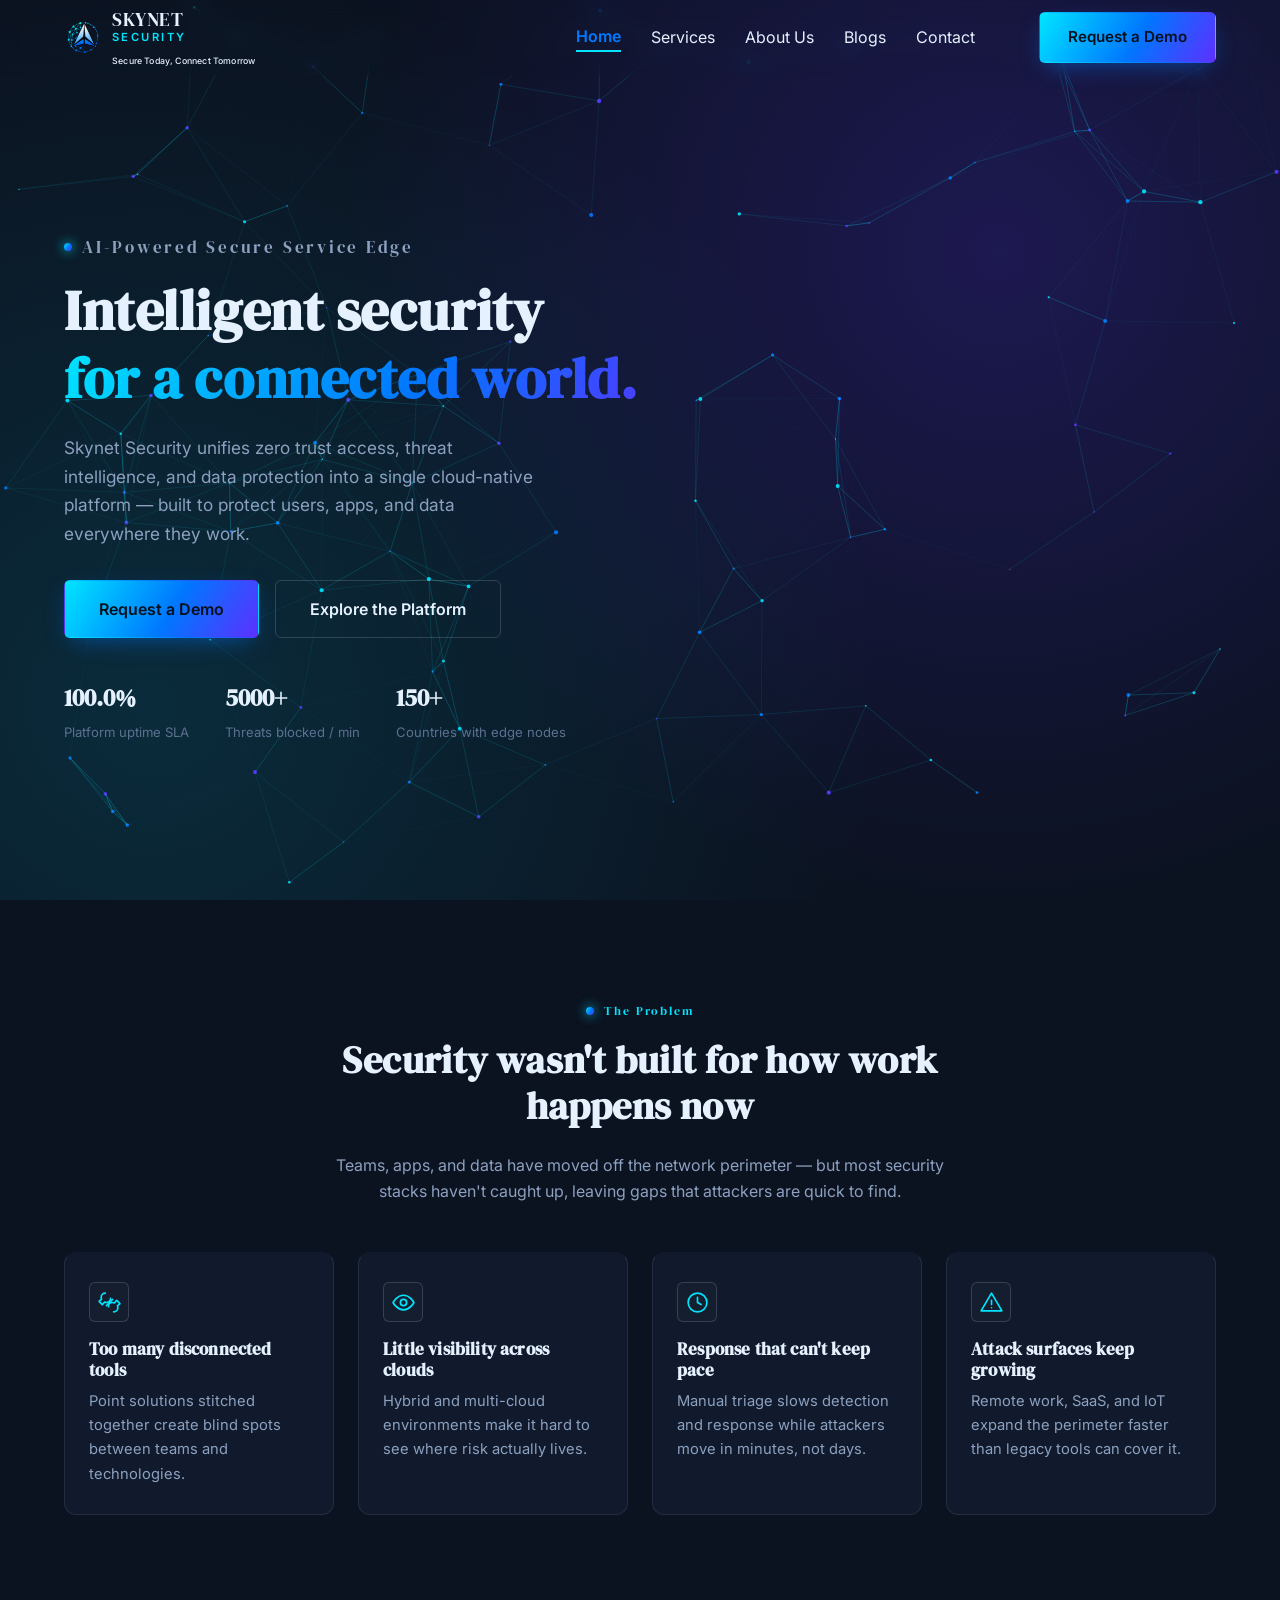
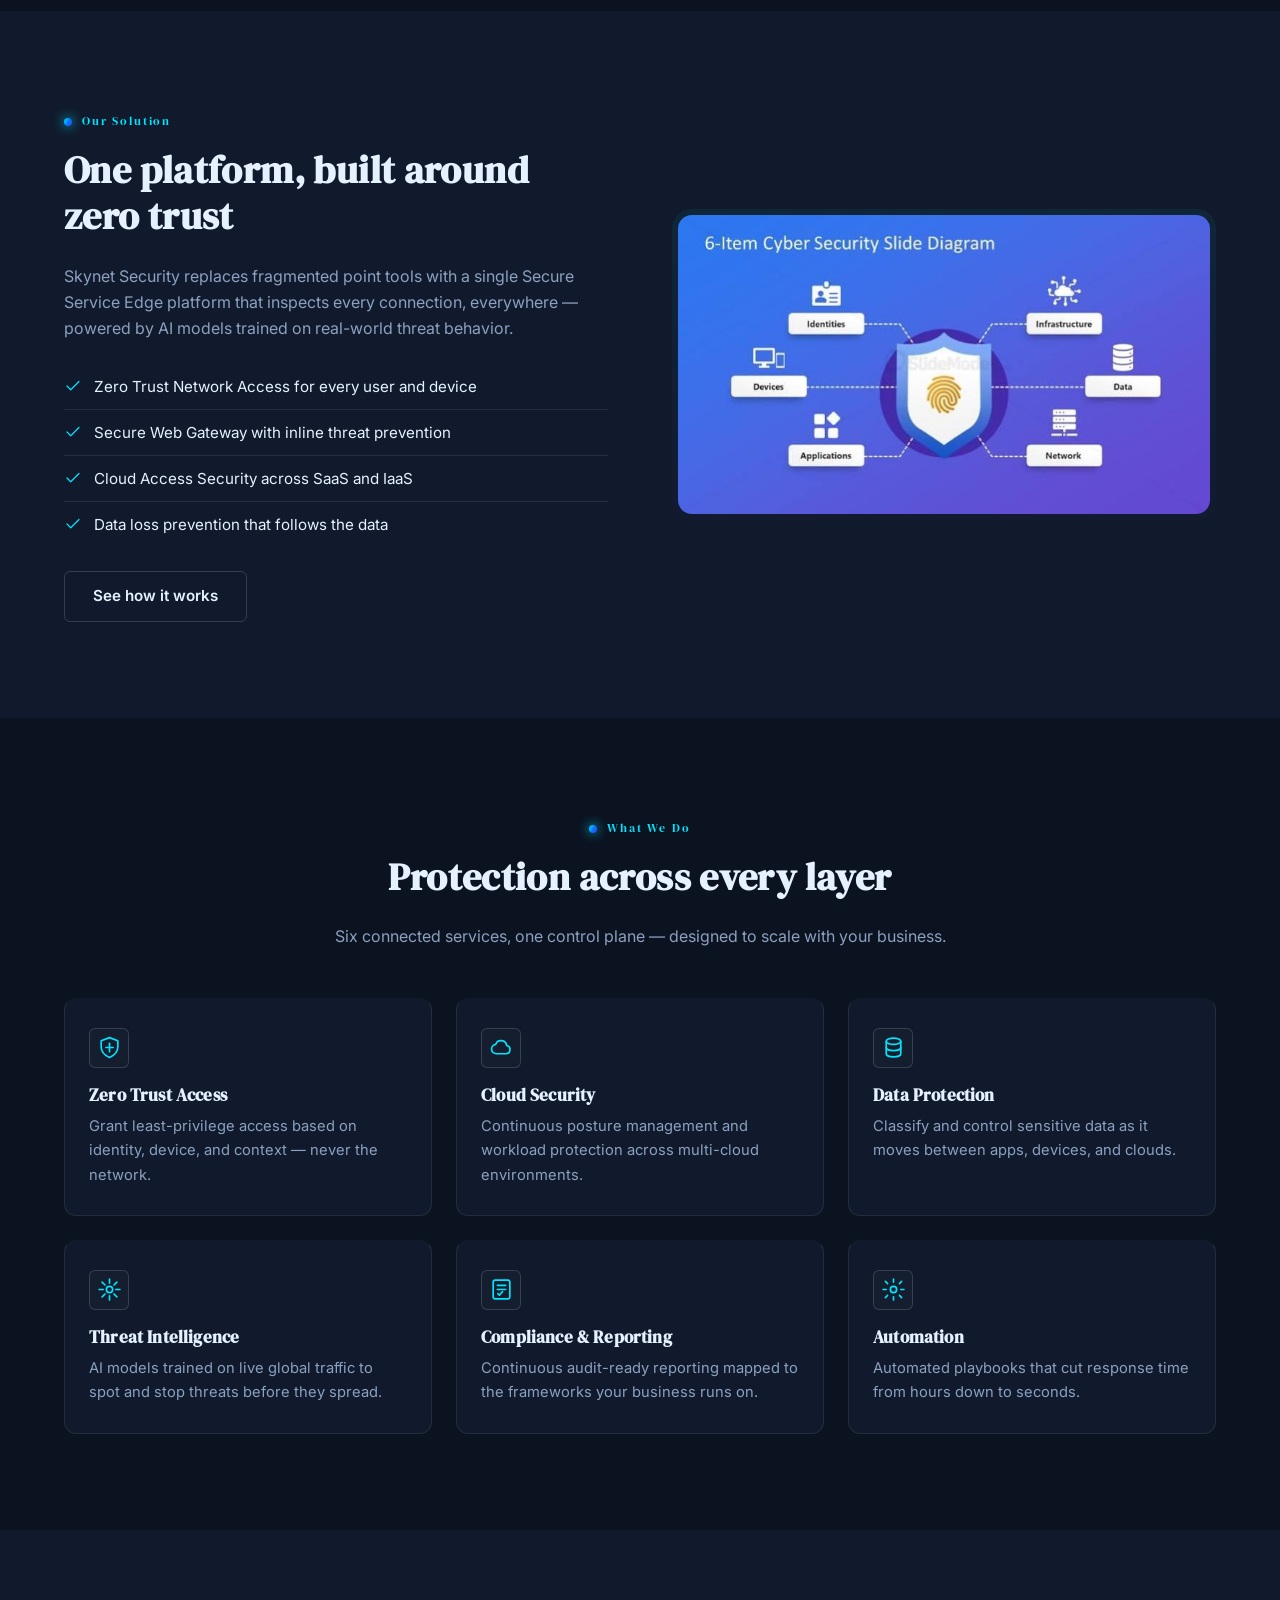
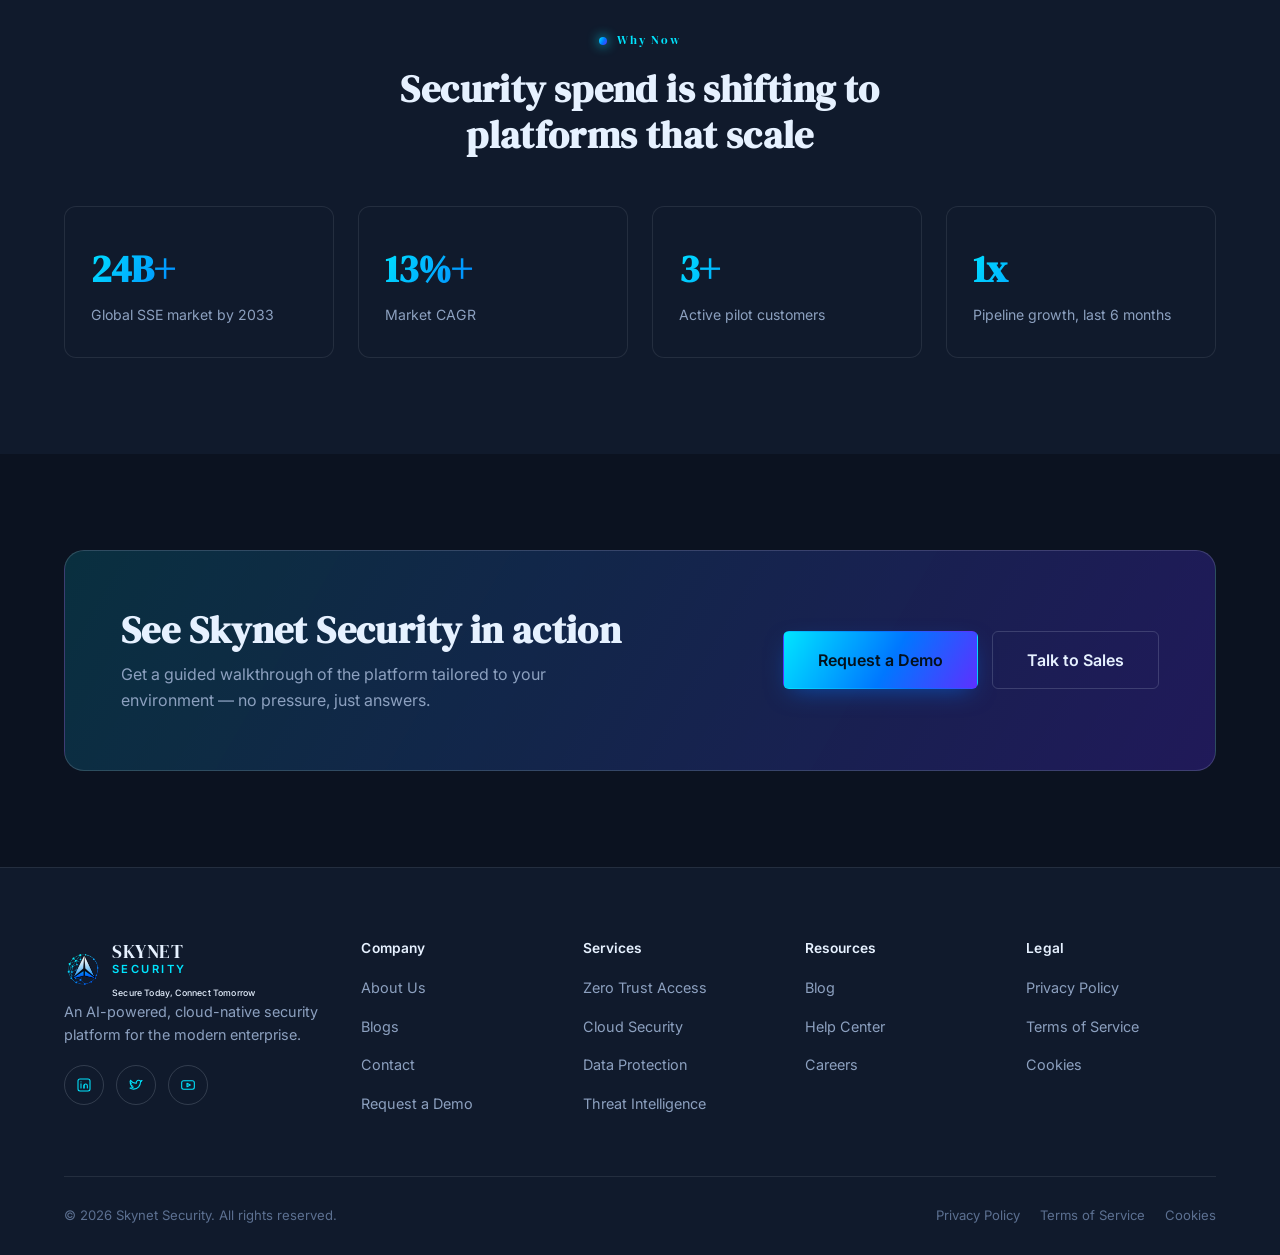
<file: index.html>
<!DOCTYPE html>
<html lang="en">

<head>
  <meta charset="UTF-8">
  <meta name="viewport" content="width=device-width, initial-scale=1.0">
  <title>Skynet Security — Intelligent Security for a Connected World</title>
  <meta name="description"
    content="Skynet Security is an AI-powered, cloud-native Secure Service Edge platform that unifies zero trust access, threat intelligence, and data protection.">

  <!-- Fonts -->
  <link rel="preconnect" href="https://fonts.googleapis.com">
  <link
    href="https://fonts.googleapis.com/css2?family=Orbitron,:wght@500;600;700&family=DM+Serif+Display&family=Inter:wght@400;500;600;700&display=swap"
    rel="stylesheet">


  <!-- Bootstrap -->
  <link href="https://cdn.jsdelivr.net/npm/bootstrap@5.3.3/dist/css/bootstrap.min.css" rel="stylesheet">

  <!-- Custom styles -->
  <link rel="stylesheet" href="css/style.css">
  <link rel="icon" href="assets/icons/favicon.png">
</head>

<body>

  <!-- ============================= NAVBAR ============================= -->
  <header class="site-nav">
    <div class="container">
      <a href="index.html" class="brand">
        <img src="assets/icons/brand-logo.png" alt="Skynet Security logo">
        <span class="brand-text">
          <span class="brand-name">
            SKYNET
            <small>SECURITY</small>
          </span>
          <span class="tagline">
            Secure Today, Connect Tomorrow
          </span>
        </span>
      </a>

      <nav class="nav-links">
        <a href="index.html" class="is-active">Home</a>
        <a href="services.html">Services</a>
        <a href="about-us.html">About Us</a>
        <a href="blogs.html">Blogs</a>
        <a href="contact.html">Contact</a>
      </nav>

      <div class="nav-actions">
        <a href="request-a-demo.html" class="btn btn-primary">Request a Demo</a>
        <button class="nav-toggle" aria-label="Toggle menu">
          <span></span><span></span><span></span>
        </button>
      </div>

    </div>
  </header>

  <!-- ============================= HERO ============================= -->
  <section class="hero">
    <canvas id="hero-canvas" class="hero-canvas" aria-hidden="true"></canvas>
    <!-- <div class="hero-fade"></div> -->

    <div class="container">
      <div class="hero-copy">
        <p class="eyebrow">AI-Powered Secure Service Edge</p>
        <h1>Intelligent security<span>for a connected world.</span></h1>
        <p>Skynet Security unifies zero trust access, threat intelligence, and data protection into a single
          cloud-native platform — built to protect users, apps, and data everywhere they work.</p>

        <div class="hero-cta">
          <a href="request-a-demo" class="btn btn-primary btn-lg">Request a Demo</a>
          <a href="services.html" class="btn btn-outline btn-lg">Explore the Platform</a>
        </div>

        <div class="hero-meta">
          <div><strong data-count="99.99" data-suffix="%">0%</strong><span>Platform uptime SLA</span></div>
          <div><strong data-count="5000" data-suffix="+">0</strong><span>Threats blocked / min</span></div>
          <div><strong data-count="150" data-suffix="+">0</strong><span>Countries with edge nodes</span></div>
        </div>
      </div>
    </div>
    </div>
    </div>
  </section>

  <!-- ============================= TRUST STRIP ============================= -->
  <!-- <section class="trust-strip">
    <div class="container  ">
      <marquee behavior="scroll" direction="left "><span class="trust-label">Trusted by security teams at growing
          enterprises</span>
        <div class="trust-logos">
          <img src="assets/images/client-1.png" alt="Client logo placeholder">
          <img src="assets/images/client-2.png" alt="Client logo placeholder">
          <img src="assets/images/client-3.png" alt="Client logo placeholder">
          <img src="assets/images/client-4.png" alt="Client logo placeholder">
          <img src="assets/images/client-5.png" alt="Client logo placeholder">
          <img src="assets/images/client-6.png" alt="Client logo placeholder">
        </div>
      </marquee>
    </div>
  </section> -->

  <!-- ============================= PROBLEM ============================= -->
  <section class="section">
    <div class="container">
      <div class="section-head center">
        <p class="eyebrow">The Problem</p>
        <h2>Security wasn't built for how work happens now</h2>
        <p>Teams, apps, and data have moved off the network perimeter — but most security stacks haven't caught up,
          leaving gaps that attackers are quick to find.</p>
      </div>

      <div class="tile-grid">
        <div class="tile">
          <div class="tile-icon"><img src="assets/icons/icon-tools.svg" alt=""></div>
          <h3>Too many disconnected tools</h3>
          <p>Point solutions stitched together create blind spots between teams and technologies.</p>
        </div>
        <div class="tile">
          <div class="tile-icon"><img src="assets/icons/icon-visibility.svg" alt=""></div>
          <h3>Little visibility across clouds</h3>
          <p>Hybrid and multi-cloud environments make it hard to see where risk actually lives.</p>
        </div>
        <div class="tile">
          <div class="tile-icon"><img src="assets/icons/icon-clock.svg" alt=""></div>
          <h3>Response that can't keep pace</h3>
          <p>Manual triage slows detection and response while attackers move in minutes, not days.</p>
        </div>
        <div class="tile">
          <div class="tile-icon"><img src="assets/icons/icon-alert.svg" alt=""></div>
          <h3>Attack surfaces keep growing</h3>
          <p>Remote work, SaaS, and IoT expand the perimeter faster than legacy tools can cover it.</p>
        </div>
      </div>
    </div>
  </section>

  <!-- ============================= SOLUTION ============================= -->
  <section class="section section-alt">
    <div class="container">
      <div class="split">
        <div class="split-body">
          <p class="eyebrow">Our Solution</p>
          <h2>One platform, built around zero trust</h2>
          <p>Skynet Security replaces fragmented point tools with a single Secure Service Edge platform that inspects
            every connection, everywhere — powered by AI models trained on real-world threat behavior.</p>
          <ul>
            <li><img src="assets/icons/icon-check.svg" alt="">Zero Trust Network Access for every user and device</li>
            <li><img src="assets/icons/icon-check.svg" alt="">Secure Web Gateway with inline threat prevention</li>
            <li><img src="assets/icons/icon-check.svg" alt="">Cloud Access Security across SaaS and IaaS</li>
            <li><img src="assets/icons/icon-check.svg" alt="">Data loss prevention that follows the data</li>
          </ul>
          <a href="services.html" class="btn btn-outline" style="margin-top:24px;">See how it works</a>
        </div>
        <div class="split-media">
          <img src="assets/images/platform-diagram.png" alt="Skynet Security platform architecture diagram">
        </div>
      </div>
    </div>
  </section>

  <!-- ============================= SERVICES TEASER ============================= -->
  <section class="section">
    <div class="container">
      <div class="section-head center">
        <p class="eyebrow">What We Do</p>
        <h2>Protection across every layer</h2>
        <p>Six connected services, one control plane — designed to scale with your business.</p>
      </div>

      <div class="tile-grid grid-3">
        <div class="tile">
          <div class="tile-icon"><img src="assets/icons/icon-zero-trust.svg" alt=""></div>
          <h3>Zero Trust Access</h3>
          <p>Grant least-privilege access based on identity, device, and context — never the network.</p>
        </div>
        <div class="tile">
          <div class="tile-icon"><img src="assets/icons/icon-cloud.svg" alt=""></div>
          <h3>Cloud Security</h3>
          <p>Continuous posture management and workload protection across multi-cloud environments.</p>
        </div>
        <div class="tile">
          <div class="tile-icon"><img src="assets/icons/icon-data.svg" alt=""></div>
          <h3>Data Protection</h3>
          <p>Classify and control sensitive data as it moves between apps, devices, and clouds.</p>
        </div>
        <div class="tile">
          <div class="tile-icon"><img src="assets/icons/icon-threat.svg" alt=""></div>
          <h3>Threat Intelligence</h3>
          <p>AI models trained on live global traffic to spot and stop threats before they spread.</p>
        </div>
        <div class="tile">
          <div class="tile-icon"><img src="assets/icons/icon-compliance.svg" alt=""></div>
          <h3>Compliance &amp; Reporting</h3>
          <p>Continuous audit-ready reporting mapped to the frameworks your business runs on.</p>
        </div>
        <div class="tile">
          <div class="tile-icon"><img src="assets/icons/icon-automation.svg" alt=""></div>
          <h3>Automation</h3>
          <p>Automated playbooks that cut response time from hours down to seconds.</p>
        </div>
      </div>
    </div>
  </section>

  <!-- ============================= MARKET / STATS ============================= -->
  <section class="section section-alt">
    <div class="container">
      <div class="section-head center">
        <p class="eyebrow">Why Now</p>
        <h2>Security spend is shifting to platforms that scale</h2>
      </div>
      <div class="stat-row">
        <div class="stat-card">
          <strong data-count="36" data-suffix="B+">0</strong>
          <span>Global SSE market by 2033</span>
        </div>
        <div class="stat-card">
          <strong data-count="20" data-suffix="%+">0</strong>
          <span>Market CAGR</span>
        </div>
        <div class="stat-card">
          <strong data-count="5" data-suffix="+">0</strong>
          <span>Active pilot customers</span>
        </div>
        <div class="stat-card">
          <strong data-count="2" data-suffix="x">0</strong>
          <span>Pipeline growth, last 6 months</span>
        </div>
      </div>
    </div>
  </section>

  <!-- ============================= CTA BANNER ============================= -->
  <section class="section">
    <div class="container">
      <div class="cta-banner">
        <div>
          <h2>See Skynet Security in action</h2>
          <p>Get a guided walkthrough of the platform tailored to your environment — no pressure, just answers.</p>
        </div>
        <div class="cta-banner-actions">
          <a href="request-a-demo.html" class="btn btn-primary btn-lg">Request a Demo</a>
          <a href="contact.html" class="btn btn-outline btn-lg">Talk to Sales</a>
        </div>
      </div>
    </div>
  </section>

  <!-- ============================= FOOTER ============================= -->
  <footer class="site-footer">
    <div class="container">
      <div class="footer-top">
        <div class="footer-col footer-brand">
          <a href="index.html" class="brand">
        <img src="assets/icons/brand-logo.png" alt="Skynet Security logo">
        <span class="brand-text">
          <span class="brand-name">
            SKYNET
            <small>SECURITY</small>
          </span>
          <span class="tagline">
            Secure Today, Connect Tomorrow
          </span>
        </span>
      </a>
          <p> An AI-powered, cloud-native security platform for the modern
            enterprise.</p>
          <div class="footer-social">
            <a href="#" aria-label="LinkedIn"><img src="assets/icons/icon-linkedin.svg" alt=""></a>
            <a href="#" aria-label="X / Twitter"><img src="assets/icons/icon-twitter.svg" alt=""></a>
            <a href="#" aria-label="YouTube"><img src="assets/icons/icon-youtube.svg" alt=""></a>
          </div>
        </div>

        <div class="footer-col">
          <h4>Company</h4>
          <ul>
            <li><a href="about-us.html">About Us</a></li>
            <li><a href="blogs.html">Blogs</a></li>
            <li><a href="contact.html">Contact</a></li>
            <li><a href="request-a-demo.html">Request a Demo</a></li>
          </ul>
        </div>

        <div class="footer-col">
          <h4>Services</h4>
          <ul>
            <li><a href="services.html">Zero Trust Access</a></li>
            <li><a href="services.html">Cloud Security</a></li>
            <li><a href="services.html">Data Protection</a></li>
            <li><a href="services.html">Threat Intelligence</a></li>
          </ul>
        </div>

        <div class="footer-col">
          <h4>Resources</h4>
          <ul>
            <li><a href="blogs.html">Blog</a></li>
            <li><a href="#">Help Center</a></li>
            <li><a href="#">Careers</a></li>
          </ul>
        </div>

        <div class="footer-col">
          <h4>Legal</h4>
          <ul>
            <li><a href="privacy-policy.html">Privacy Policy</a></li>
            <li><a href="terms-of-service.html">Terms of Service</a></li>
            <li><a href="cookies.html">Cookies</a></li>
          </ul>
        </div>
      </div>

      <div class="footer-bottom">
        <p>&copy; 2026 Skynet Security. All rights reserved.</p>
        <div class="legal-inline">
          <a href="privacy-policy.html">Privacy Policy</a>
          <a href="terms-of-service.html">Terms of Service</a>
          <a href="cookies.html">Cookies</a>
        </div>
      </div>
    </div>
  </footer>

  <button class="back-to-top" aria-label="Back to top">
    <img src="assets/icons/icon-arrow-up.svg" alt="">
  </button>

  <!-- Bootstrap JS -->
  <script src="https://cdn.jsdelivr.net/npm/bootstrap@5.3.3/dist/js/bootstrap.bundle.min.js"></script>
  <script src="js/main.js"></script>
  <script src="js/heroBg.js"></script>
  <script src="js/form.js"></script>
</body>

</html>
</file>
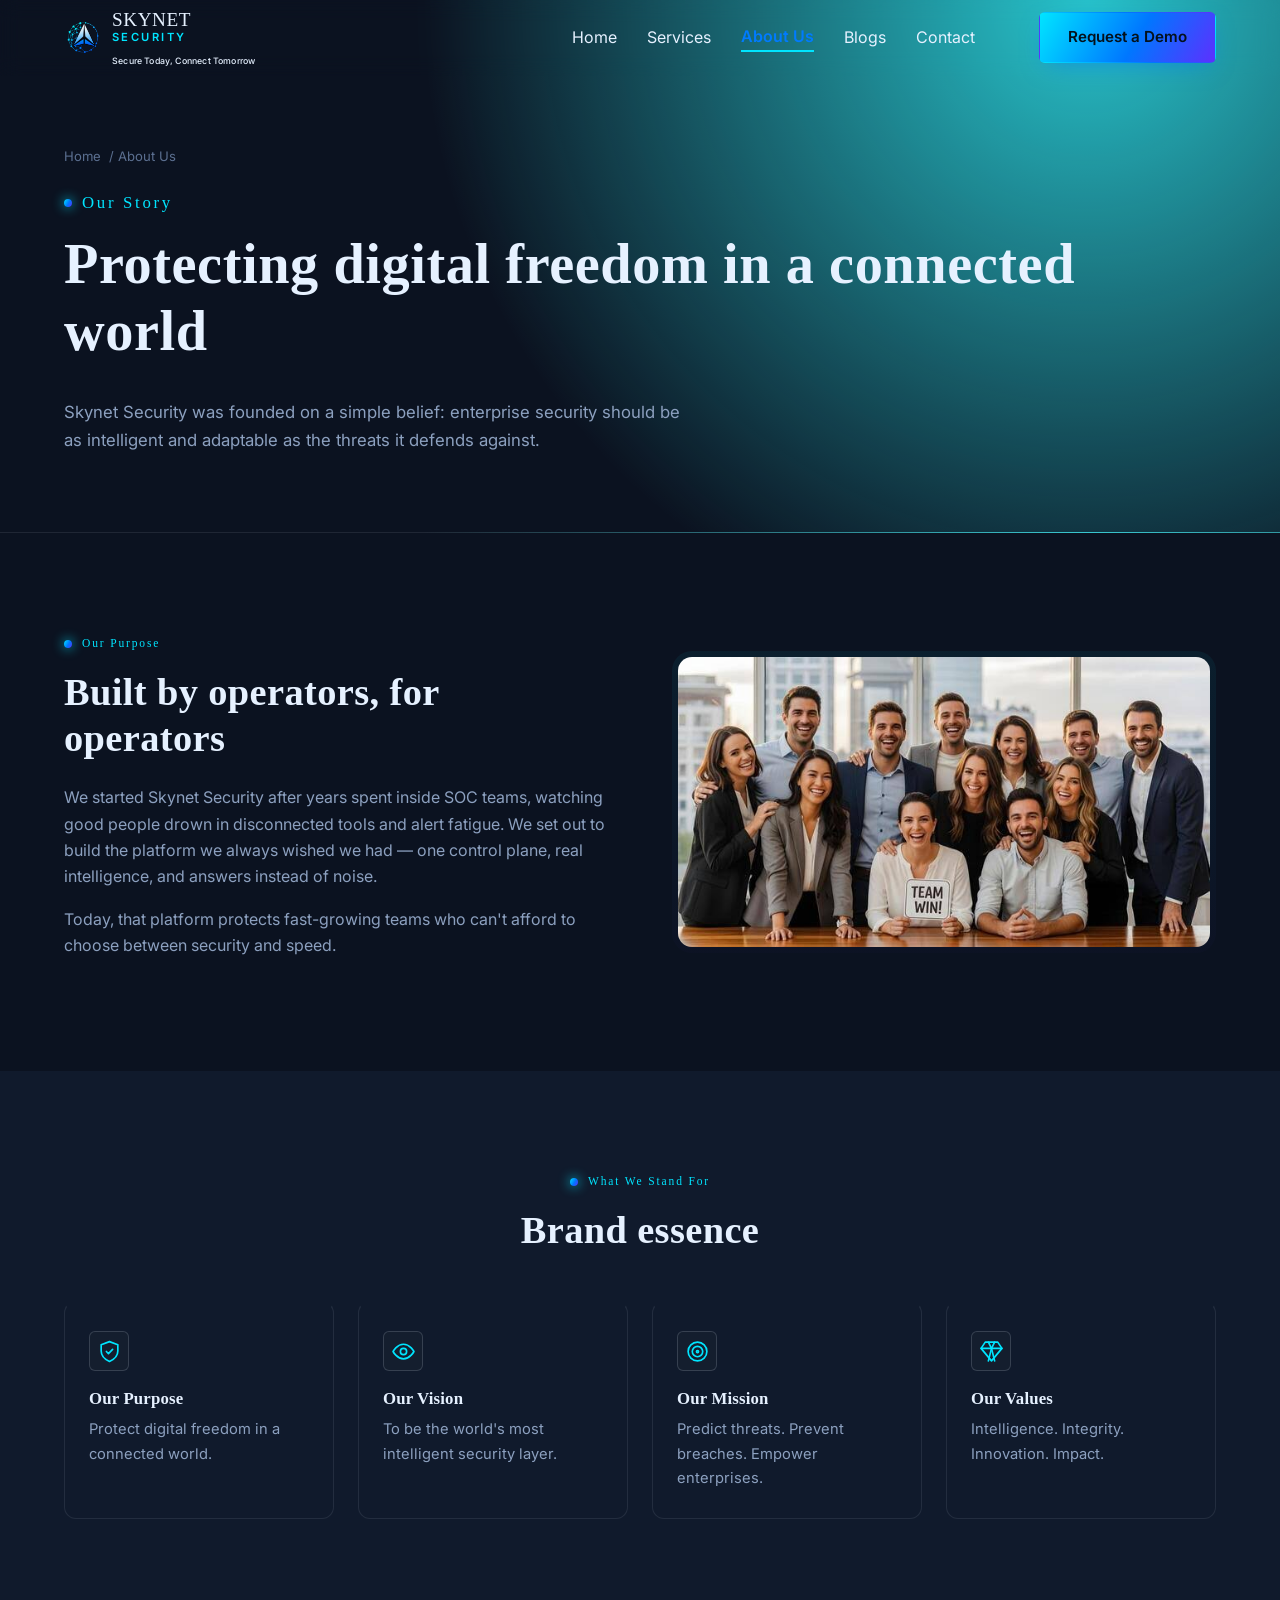
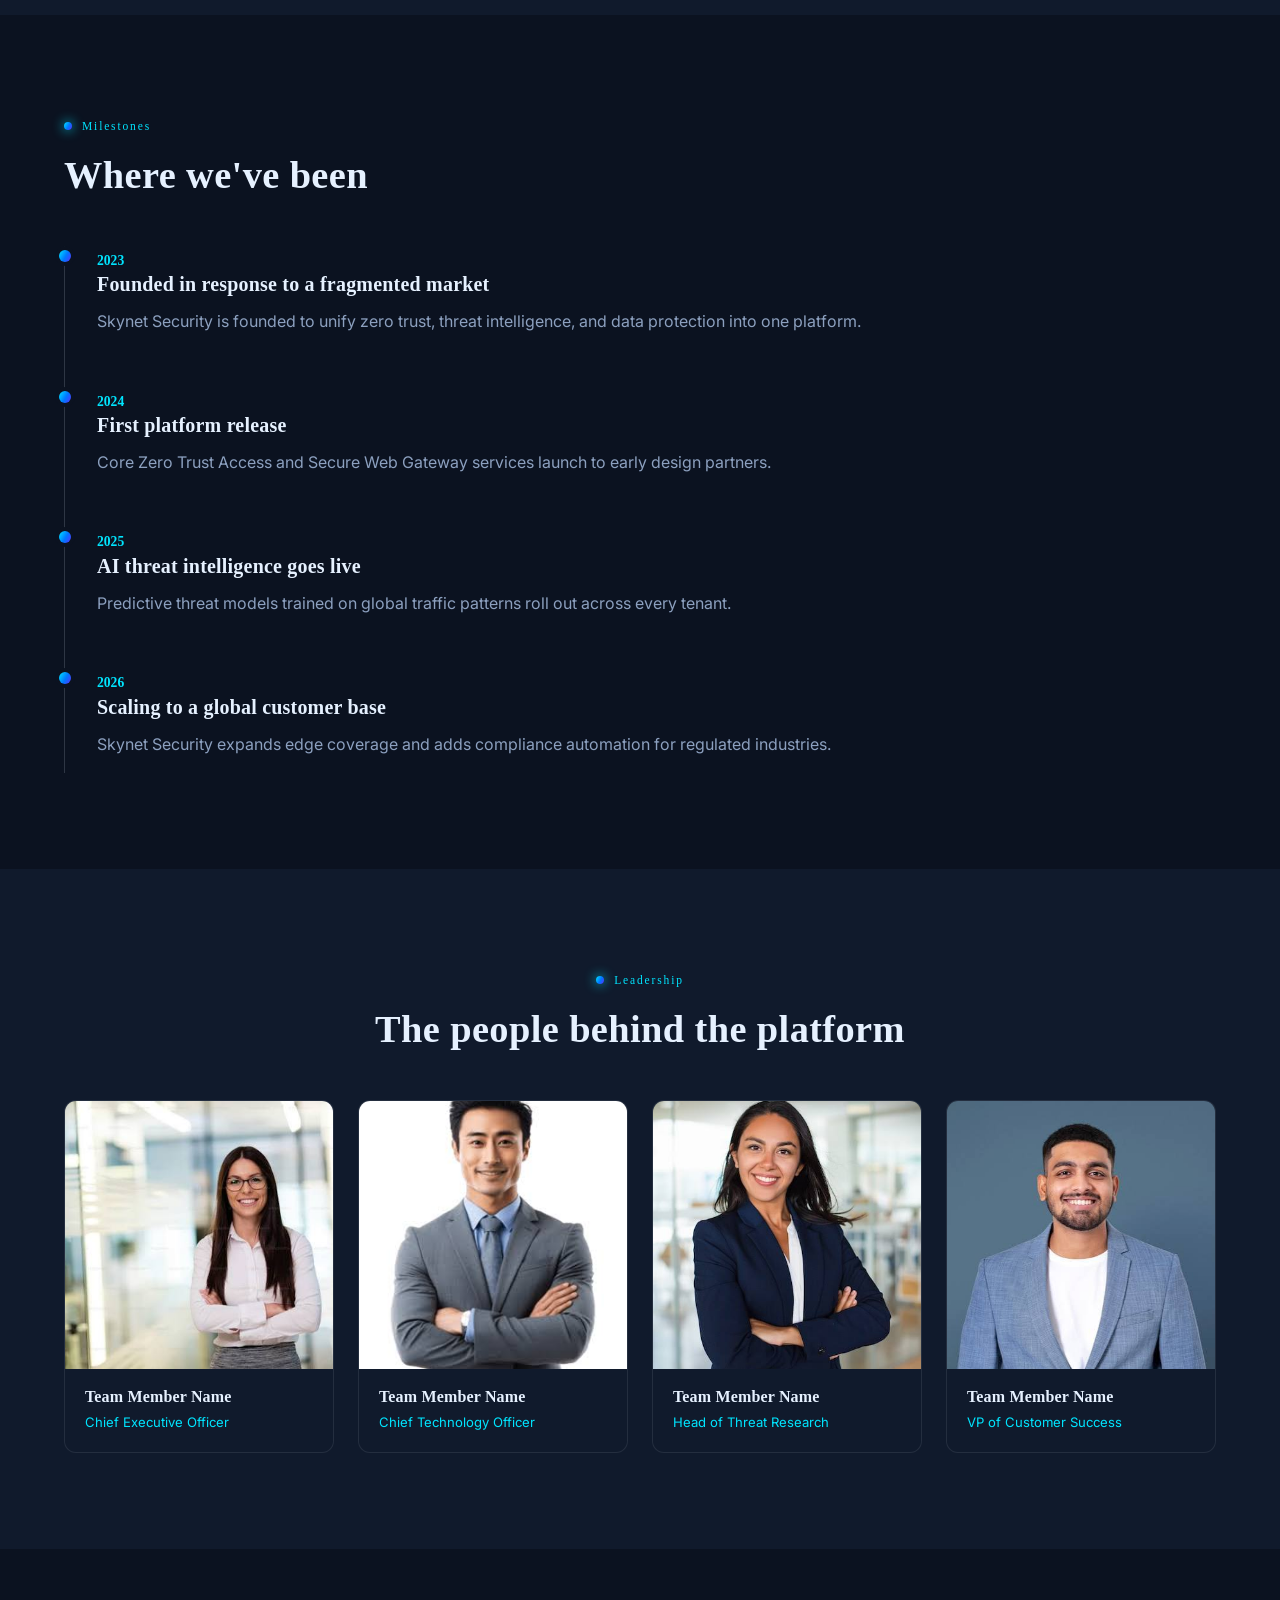
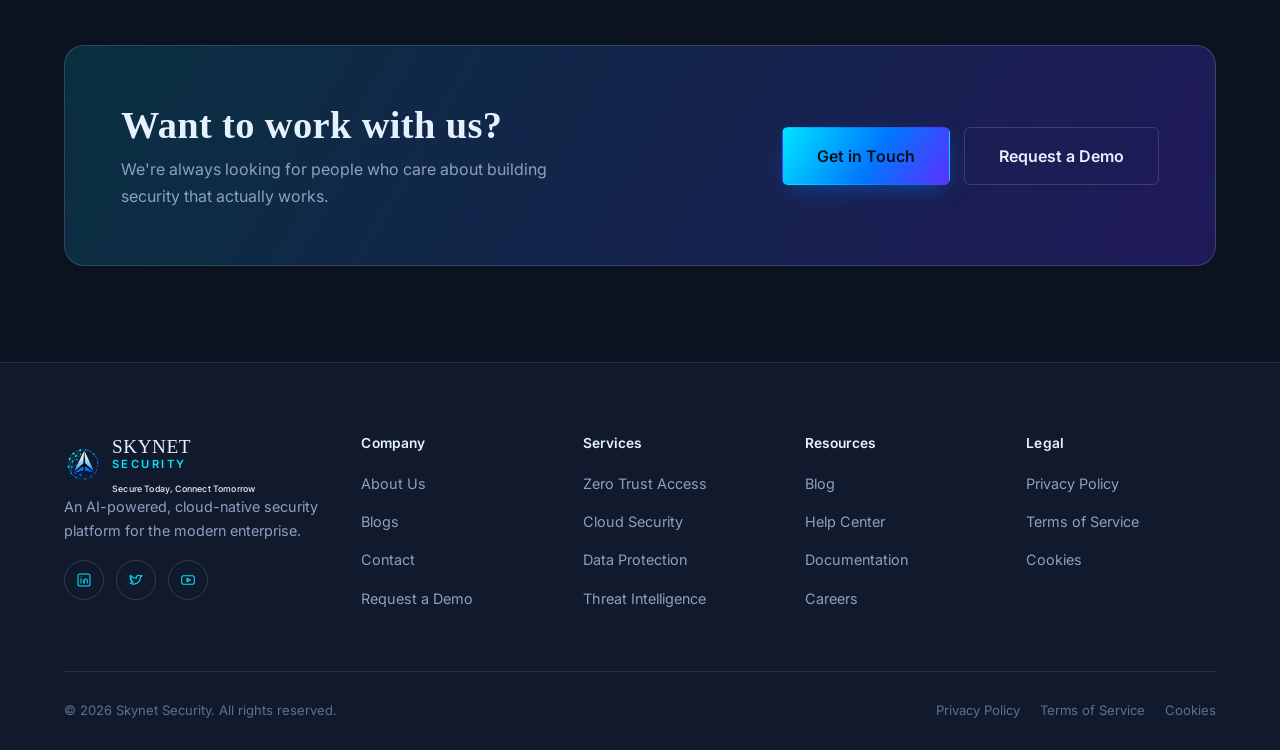
<file: about-us.html>
<!DOCTYPE html>
<html lang="en">
<head>
  <meta charset="UTF-8">
  <meta name="viewport" content="width=device-width, initial-scale=1.0">
  <title>About Us — Skynet Security</title>
  <meta name="description" content="Learn about Skynet Security's mission, values, and the team building intelligent, AI-powered security for the modern enterprise.">

  <link rel="preconnect" href="https://fonts.googleapis.com">
  <link href="https://fonts.googleapis.com/css2?family=Orbitron:wght@500;600;700&family=Inter:wght@400;500;600;700&display=swap" rel="stylesheet">
  <link href="https://cdn.jsdelivr.net/npm/bootstrap@5.3.3/dist/css/bootstrap.min.css" rel="stylesheet">
  <link rel="stylesheet" href="css/style.css">
  <link rel="icon" href="assets/icons/favicon.png">
</head>
<body>

  <header class="site-nav">
    <div class="container">
        <a href="index.html" class="brand">
        <img src="assets/icons/brand-logo.png" alt="Skynet Security logo">
        <span class="brand-text">
          <span class="brand-name">
            SKYNET
            <small>SECURITY</small>
          </span>
          <span class="tagline">
            Secure Today, Connect Tomorrow
          </span>
        </span>
      </a>
      <nav class="nav-links">
        <a href="index.html">Home</a>
        <a href="services.html">Services</a>
        <a href="about-us.html" class="is-active">About Us</a>
        <a href="blogs.html">Blogs</a>
        <a href="contact.html">Contact</a>
      </nav>
      <div class="nav-actions">
        <a href="request-a-demo.html" class="btn btn-primary">Request a Demo</a>
        <button class="nav-toggle" aria-label="Toggle menu"><span></span><span></span><span></span></button>
      </div>
    </div>
  </header>

  <section class="page-header">
    <div class="container">
      <div class="breadcrumb"><a href="index.html">Home</a> / About Us</div>
      <p class="eyebrow">Our Story</p>
      <h1>Protecting digital freedom in a connected world</h1>
      <p>Skynet Security was founded on a simple belief: enterprise security should be as intelligent and adaptable as the threats it defends against.</p>
    </div>
  </section>

  <!-- MISSION / VISION -->
  <section class="section">
    <div class="container">
      <div class="split">
        <div class="split-body">
          <p class="eyebrow">Our Purpose</p>
          <h2>Built by operators, for operators</h2>
          <p>We started Skynet Security after years spent inside SOC teams, watching good people drown in disconnected tools and alert fatigue. We set out to build the platform we always wished we had — one control plane, real intelligence, and answers instead of noise.</p>
          <p>Today, that platform protects fast-growing teams who can't afford to choose between security and speed.</p>
        </div>
        <div class="split-media">
          <img src="assets/images/team-photo.png" alt="Skynet Security team collaborating">
        </div>
      </div>
    </div>
  </section>

  <!-- BRAND ESSENCE -->
  <section class="section section-alt">
    <div class="container">
      <div class="section-head center">
        <p class="eyebrow">What We Stand For</p>
        <h2>Brand essence</h2>
      </div>
      <div class="value-list">
        <div class="tile">
          <div class="tile-icon"><img src="assets/icons/icon-shield.svg" alt=""></div>
          <h3>Our Purpose</h3>
          <p>Protect digital freedom in a connected world.</p>
        </div>
        <div class="tile">
          <div class="tile-icon"><img src="assets/icons/icon-eye.svg" alt=""></div>
          <h3>Our Vision</h3>
          <p>To be the world's most intelligent security layer.</p>
        </div>
        <div class="tile">
          <div class="tile-icon"><img src="assets/icons/icon-target.svg" alt=""></div>
          <h3>Our Mission</h3>
          <p>Predict threats. Prevent breaches. Empower enterprises.</p>
        </div>
        <div class="tile">
          <div class="tile-icon"><img src="assets/icons/icon-diamond.svg" alt=""></div>
          <h3>Our Values</h3>
          <p>Intelligence. Integrity. Innovation. Impact.</p>
        </div>
      </div>
    </div>
  </section>

  <!-- TIMELINE -->
  <section class="section">
    <div class="container">
      <div class="section-head">
        <p class="eyebrow">Milestones</p>
        <h2>Where we've been</h2>
      </div>
      <div class="timeline">
        <div class="timeline-item">
          <strong>2023</strong>
          <h3>Founded in response to a fragmented market</h3>
          <p>Skynet Security is founded to unify zero trust, threat intelligence, and data protection into one platform.</p>
        </div>
        <div class="timeline-item">
          <strong>2024</strong>
          <h3>First platform release</h3>
          <p>Core Zero Trust Access and Secure Web Gateway services launch to early design partners.</p>
        </div>
        <div class="timeline-item">
          <strong>2025</strong>
          <h3>AI threat intelligence goes live</h3>
          <p>Predictive threat models trained on global traffic patterns roll out across every tenant.</p>
        </div>
        <div class="timeline-item">
          <strong>2026</strong>
          <h3>Scaling to a global customer base</h3>
          <p>Skynet Security expands edge coverage and adds compliance automation for regulated industries.</p>
        </div>
      </div>
    </div>
  </section>

  <!-- TEAM -->
  <section class="section section-alt">
    <div class="container">
      <div class="section-head center">
        <p class="eyebrow">Leadership</p>
        <h2>The people behind the platform</h2>
      </div>
      <div class="team-grid">
        <div class="team-card">
          <img src="assets/images/member4.png" alt="Team member portrait placeholder">
          <div class="team-info">
            <h3>Team Member Name</h3>
            <span>Chief Executive Officer</span>
          </div>
        </div>
        <div class="team-card">
          <img src="assets/images/member2.png" alt="Team member portrait placeholder">
          <div class="team-info">
            <h3>Team Member Name</h3>
            <span>Chief Technology Officer</span>
          </div>
        </div>
        <div class="team-card">
          <img src="assets/images/member3.png" alt="Team member portrait placeholder">
          <div class="team-info">
            <h3>Team Member Name</h3>
            <span>Head of Threat Research</span>
          </div>
        </div>
        <div class="team-card">
          <img src="assets/images/member7.png" alt="Team member portrait placeholder">
          <div class="team-info">
            <h3>Team Member Name</h3>
            <span>VP of Customer Success</span>
          </div>
        </div>
      </div>
    </div>
  </section>

  <!-- CTA -->
  <section class="section">
    <div class="container">
      <div class="cta-banner">
        <div>
          <h2>Want to work with us?</h2>
          <p>We're always looking for people who care about building security that actually works.</p>
        </div>
        <div class="cta-banner-actions">
          <a href="contact.html" class="btn btn-primary btn-lg">Get in Touch</a>
          <a href="request-a-demo.html" class="btn btn-outline btn-lg">Request a Demo</a>
        </div>
      </div>
    </div>
  </section>

  <!-- FOOTER -->
  <footer class="site-footer">
    <div class="container">
      <div class="footer-top">
        <div class="footer-col footer-brand">
          <a href="index.html" class="brand">
        <img src="assets/icons/brand-logo.png" alt="Skynet Security logo">
        <span class="brand-text">
          <span class="brand-name">
            SKYNET
            <small>SECURITY</small>
          </span>
          <span class="tagline">
            Secure Today, Connect Tomorrow
          </span>
        </span>
      </a>
          <p> An AI-powered, cloud-native security platform for the modern enterprise.</p>
          <div class="footer-social">
            <a href="#" aria-label="LinkedIn"><img src="assets/icons/icon-linkedin.svg" alt=""></a>
            <a href="#" aria-label="X / Twitter"><img src="assets/icons/icon-twitter.svg" alt=""></a>
            <a href="#" aria-label="YouTube"><img src="assets/icons/icon-youtube.svg" alt=""></a>
          </div>
        </div>
        <div class="footer-col">
          <h4>Company</h4>
          <ul>
            <li><a href="about-us.html">About Us</a></li>
            <li><a href="blogs.html">Blogs</a></li>
            <li><a href="contact.html">Contact</a></li>
            <li><a href="request-a-demo.html">Request a Demo</a></li>
          </ul>
        </div>
        <div class="footer-col">
          <h4>Services</h4>
          <ul>
            <li><a href="services.html">Zero Trust Access</a></li>
            <li><a href="services.html">Cloud Security</a></li>
            <li><a href="services.html">Data Protection</a></li>
            <li><a href="services.html">Threat Intelligence</a></li>
          </ul>
        </div>
        <div class="footer-col">
          <h4>Resources</h4>
          <ul>
            <li><a href="blogs.html">Blog</a></li>
            <li><a href="#">Help Center</a></li>
            <li><a href="#">Documentation</a></li>
            <li><a href="#">Careers</a></li>
          </ul>
        </div>
        <div class="footer-col">
          <h4>Legal</h4>
          <ul>
            <li><a href="privacy-policy.html">Privacy Policy</a></li>
            <li><a href="terms-of-service.html">Terms of Service</a></li>
            <li><a href="cookies.html">Cookies</a></li>
          </ul>
        </div>
      </div>
      <div class="footer-bottom">
        <p>&copy; 2026 Skynet Security. All rights reserved.</p>
        <div class="legal-inline">
          <a href="privacy-policy.html">Privacy Policy</a>
          <a href="terms-of-service.html">Terms of Service</a>
          <a href="cookies.html">Cookies</a>
        </div>
      </div>
    </div>
  </footer>

  <button class="back-to-top" aria-label="Back to top"><img src="assets/icons/icon-arrow-up.svg" alt=""></button>

  <script src="https://cdn.jsdelivr.net/npm/bootstrap@5.3.3/dist/js/bootstrap.bundle.min.js"></script>
  <script src="js/main.js"></script>
</body>
</html>
</file>
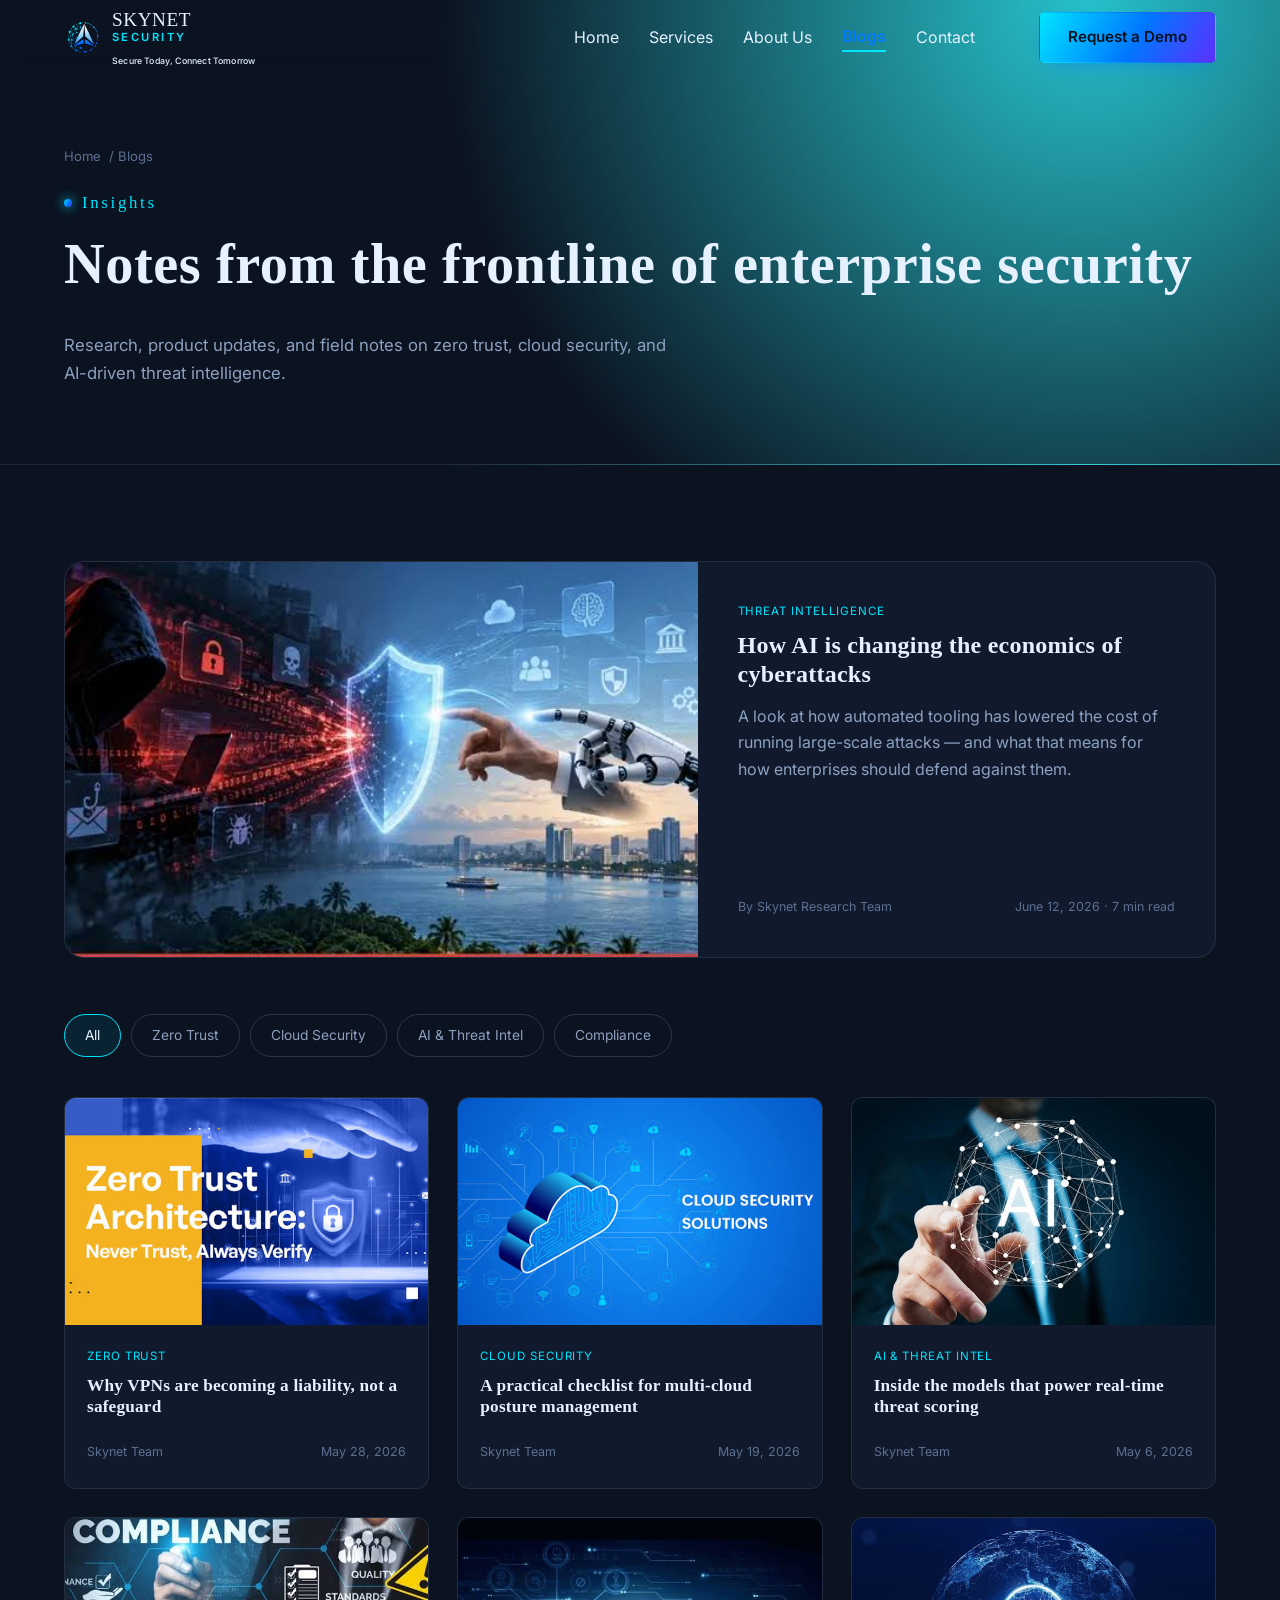
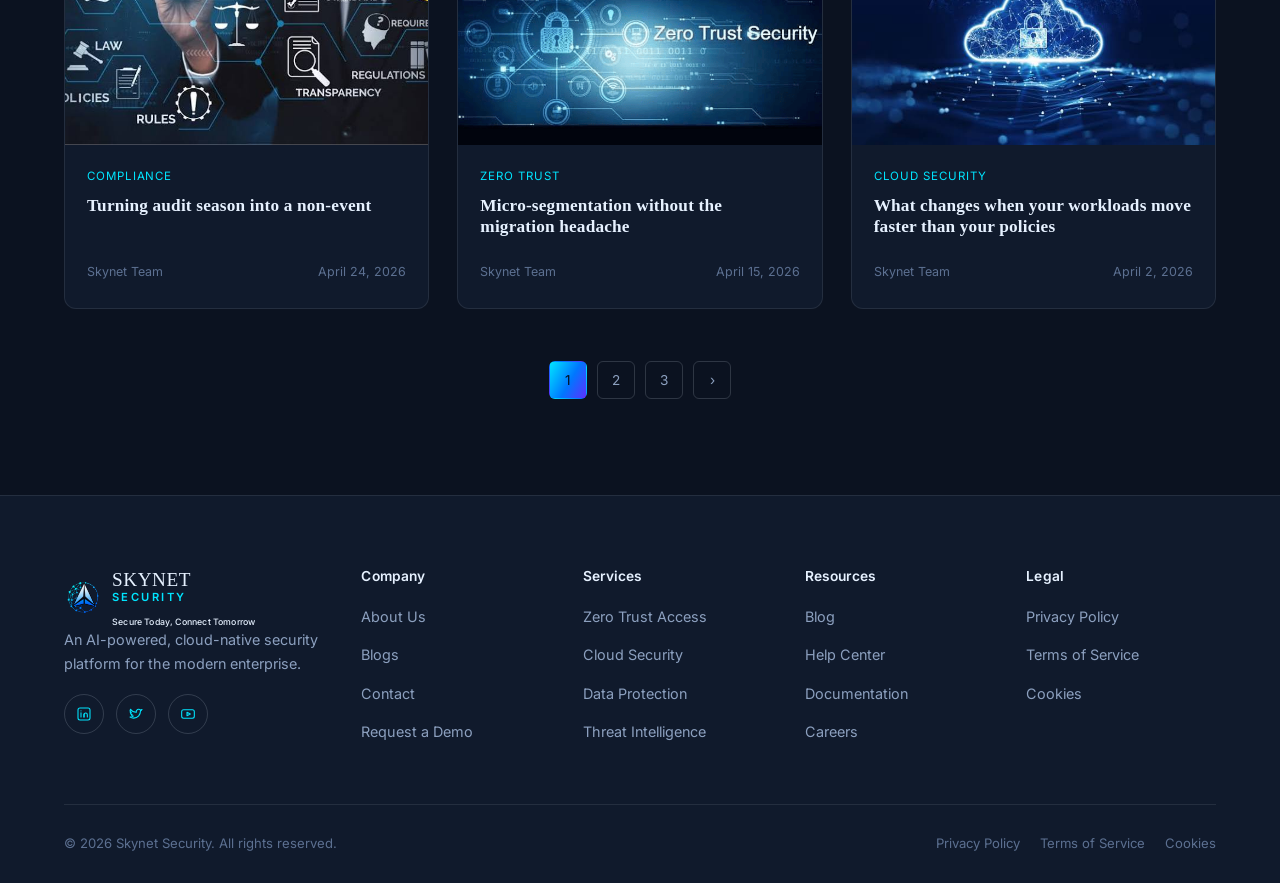
<file: blogs.html>
<!DOCTYPE html>
<html lang="en">
<head>
  <meta charset="UTF-8">
  <meta name="viewport" content="width=device-width, initial-scale=1.0">
  <title>Blog — Skynet Security</title>
  <meta name="description" content="Insights on zero trust, cloud security, and AI-driven threat intelligence from the Skynet Security team.">

  <link rel="preconnect" href="https://fonts.googleapis.com">
  <link href="https://fonts.googleapis.com/css2?family=Orbitron:wght@500;600;700&family=Inter:wght@400;500;600;700&display=swap" rel="stylesheet">
  <link href="https://cdn.jsdelivr.net/npm/bootstrap@5.3.3/dist/css/bootstrap.min.css" rel="stylesheet">
  <link rel="stylesheet" href="css/style.css">
  <link rel="icon" href="assets/icons/favicon.png">
</head>
<body>

  <header class="site-nav">
    <div class="container">
        <a href="index.html" class="brand">
        <img src="assets/icons/brand-logo.png" alt="Skynet Security logo">
        <span class="brand-text">
          <span class="brand-name">
            SKYNET
            <small>SECURITY</small>
          </span>
          <span class="tagline">
            Secure Today, Connect Tomorrow
          </span>
        </span>
      </a>
      <nav class="nav-links">
        <a href="index.html">Home</a>
        <a href="services.html">Services</a>
        <a href="about-us.html">About Us</a>
        <a href="blogs.html" class="is-active">Blogs</a>
        <a href="contact.html">Contact</a>
      </nav>
      <div class="nav-actions">
        
        <a href="request-a-demo.html" class="btn btn-primary">Request a Demo</a>
        <button class="nav-toggle" aria-label="Toggle menu"><span></span><span></span><span></span></button>
      </div>
    </div>
  </header>

  <section class="page-header">
    <div class="container">
      <div class="breadcrumb"><a href="index.html">Home</a> / Blogs</div>
      <p class="eyebrow">Insights</p>
      <h1>Notes from the frontline of enterprise security</h1>
      <p>Research, product updates, and field notes on zero trust, cloud security, and AI-driven threat intelligence.</p>
    </div>
  </section>

  <section class="section">
    <div class="container">

      <!-- Featured post -->
      <div class="blog-featured">
        <div class="blog-thumb ">
          <img src="assets/images/AI-img.png" alt="Featured blog post cover placeholder">
        </div>
        <div class="blog-body ">
          <span class="blog-tag">THREAT INTELLIGENCE</span>
          <h3 style="font-size:1.5rem;">How AI is changing the economics of cyberattacks</h3>
          <p>A look at how automated tooling has lowered the cost of running large-scale attacks — and what that means for how enterprises should defend against them.</p>
          <div class="blog-meta">
            <span>By Skynet Research Team</span>
            <span>June 12, 2026 · 7 min read</span>
          </div>
        </div>
      </div>

      <!-- Filters -->
      <div class="blog-filter">
        <button class="is-active" data-filter="all">All</button>
        <button data-filter="zero-trust">Zero Trust</button>
        <button data-filter="cloud">Cloud Security</button>
        <button data-filter="ai">AI &amp; Threat Intel</button>
        <button data-filter="compliance">Compliance</button>
      </div>

      <!-- Grid -->
      <div class="blog-grid">

        <a class="blog-card" data-category="zero-trust" href="#">
          <div class="blog-thumb"><img src="assets/images/zerotrust-blog.png" alt="Blog post cover placeholder"></div>
          <div class="blog-body">
            <span class="blog-tag">ZERO TRUST</span>
            <h3>Why VPNs are becoming a liability, not a safeguard</h3>
            <div class="blog-meta"><span>Skynet Team</span><span>May 28, 2026</span></div>
          </div>
        </a>

        <a class="blog-card" data-category="cloud" href="#">
          <div class="blog-thumb"><img src="assets/images/cloudsecurity-blog.png" alt="Blog post cover placeholder"></div>
          <div class="blog-body">
            <span class="blog-tag">CLOUD SECURITY</span>
            <h3>A practical checklist for multi-cloud posture management</h3>
            <div class="blog-meta"><span>Skynet Team</span><span>May 19, 2026</span></div>
          </div>
        </a>

        <a class="blog-card" data-category="ai" href="#">
          <div class="blog-thumb"><img src="assets/images/ai-post.png" alt="Blog post cover placeholder"></div>
          <div class="blog-body">
            <span class="blog-tag">AI &amp; THREAT INTEL</span>
            <h3>Inside the models that power real-time threat scoring</h3>
            <div class="blog-meta"><span>Skynet Team</span><span>May 6, 2026</span></div>
          </div>
        </a>

        <a class="blog-card" data-category="compliance" href="#">
          <div class="blog-thumb"><img src="assets/images/compliance-blog.png" alt="Blog post cover placeholder"></div>
          <div class="blog-body">
            <span class="blog-tag">COMPLIANCE</span>
            <h3>Turning audit season into a non-event</h3>
            <div class="blog-meta"><span>Skynet Team</span><span>April 24, 2026</span></div>
          </div>
        </a>

        <a class="blog-card" data-category="zero-trust" href="#">
          <div class="blog-thumb"><img src="assets/images/zerotrust2-blog.png" alt="Blog post cover placeholder"></div>
          <div class="blog-body">
            <span class="blog-tag">ZERO TRUST</span>
            <h3>Micro-segmentation without the migration headache</h3>
            <div class="blog-meta"><span>Skynet Team</span><span>April 15, 2026</span></div>
          </div>
        </a>

        <a class="blog-card" data-category="cloud" href="#">
          <div class="blog-thumb"><img src="assets/images/cloud-blog.png" alt="Blog post cover placeholder"></div>
          <div class="blog-body">
            <span class="blog-tag">CLOUD SECURITY</span>
            <h3>What changes when your workloads move faster than your policies</h3>
            <div class="blog-meta"><span>Skynet Team</span><span>April 2, 2026</span></div>
          </div>
        </a>

      </div>

      <div class="pagination">
        <a href="#" class="is-active">1</a>
        <a href="#">2</a>
        <a href="#">3</a>
        <a href="#">&rsaquo;</a>
      </div>

    </div>
  </section>

  <!-- FOOTER -->
  <footer class="site-footer">
    <div class="container">
      <div class="footer-top">
        <div class="footer-col footer-brand">
          <a href="index.html" class="brand">
        <img src="assets/icons/brand-logo.png" alt="Skynet Security logo">
        <span class="brand-text">
          <span class="brand-name">
            SKYNET
            <small>SECURITY</small>
          </span>
          <span class="tagline">
            Secure Today, Connect Tomorrow
          </span>
        </span>
      </a>
          <p>An AI-powered, cloud-native security platform for the modern enterprise.</p>
          <div class="footer-social">
            <a href="#" aria-label="LinkedIn"><img src="assets/icons/icon-linkedin.svg" alt=""></a>
            <a href="#" aria-label="X / Twitter"><img src="assets/icons/icon-twitter.svg" alt=""></a>
            <a href="#" aria-label="YouTube"><img src="assets/icons/icon-youtube.svg" alt=""></a>
          </div>
        </div>
        <div class="footer-col">
          <h4>Company</h4>
          <ul>
            <li><a href="about-us.html">About Us</a></li>
            <li><a href="blogs.html">Blogs</a></li>
            <li><a href="contact.html">Contact</a></li>
            <li><a href="request-a-demo.html">Request a Demo</a></li>
          </ul>
        </div>
        <div class="footer-col">
          <h4>Services</h4>
          <ul>
            <li><a href="services.html">Zero Trust Access</a></li>
            <li><a href="services.html">Cloud Security</a></li>
            <li><a href="services.html">Data Protection</a></li>
            <li><a href="services.html">Threat Intelligence</a></li>
          </ul>
        </div>
        <div class="footer-col">
          <h4>Resources</h4>
          <ul>
            <li><a href="blogs.html">Blog</a></li>
            <li><a href="#">Help Center</a></li>
            <li><a href="#">Documentation</a></li>
            <li><a href="#">Careers</a></li>
          </ul>
        </div>
        <div class="footer-col">
          <h4>Legal</h4>
          <ul>
            <li><a href="privacy-policy.html">Privacy Policy</a></li>
            <li><a href="terms-of-service.html">Terms of Service</a></li>
            <li><a href="cookies.html">Cookies</a></li>
          </ul>
        </div>
      </div>
      <div class="footer-bottom">
        <p>&copy; 2026 Skynet Security. All rights reserved.</p>
        <div class="legal-inline">
          <a href="privacy-policy.html">Privacy Policy</a>
          <a href="terms-of-service.html">Terms of Service</a>
          <a href="cookies.html">Cookies</a>
        </div>
      </div>
    </div>
  </footer>

  <button class="back-to-top" aria-label="Back to top"><img src="assets/icons/icon-arrow-up.svg" alt=""></button>

  <script src="https://cdn.jsdelivr.net/npm/bootstrap@5.3.3/dist/js/bootstrap.bundle.min.js"></script>
  <script src="js/main.js"></script>
</body>
</html>
</file>
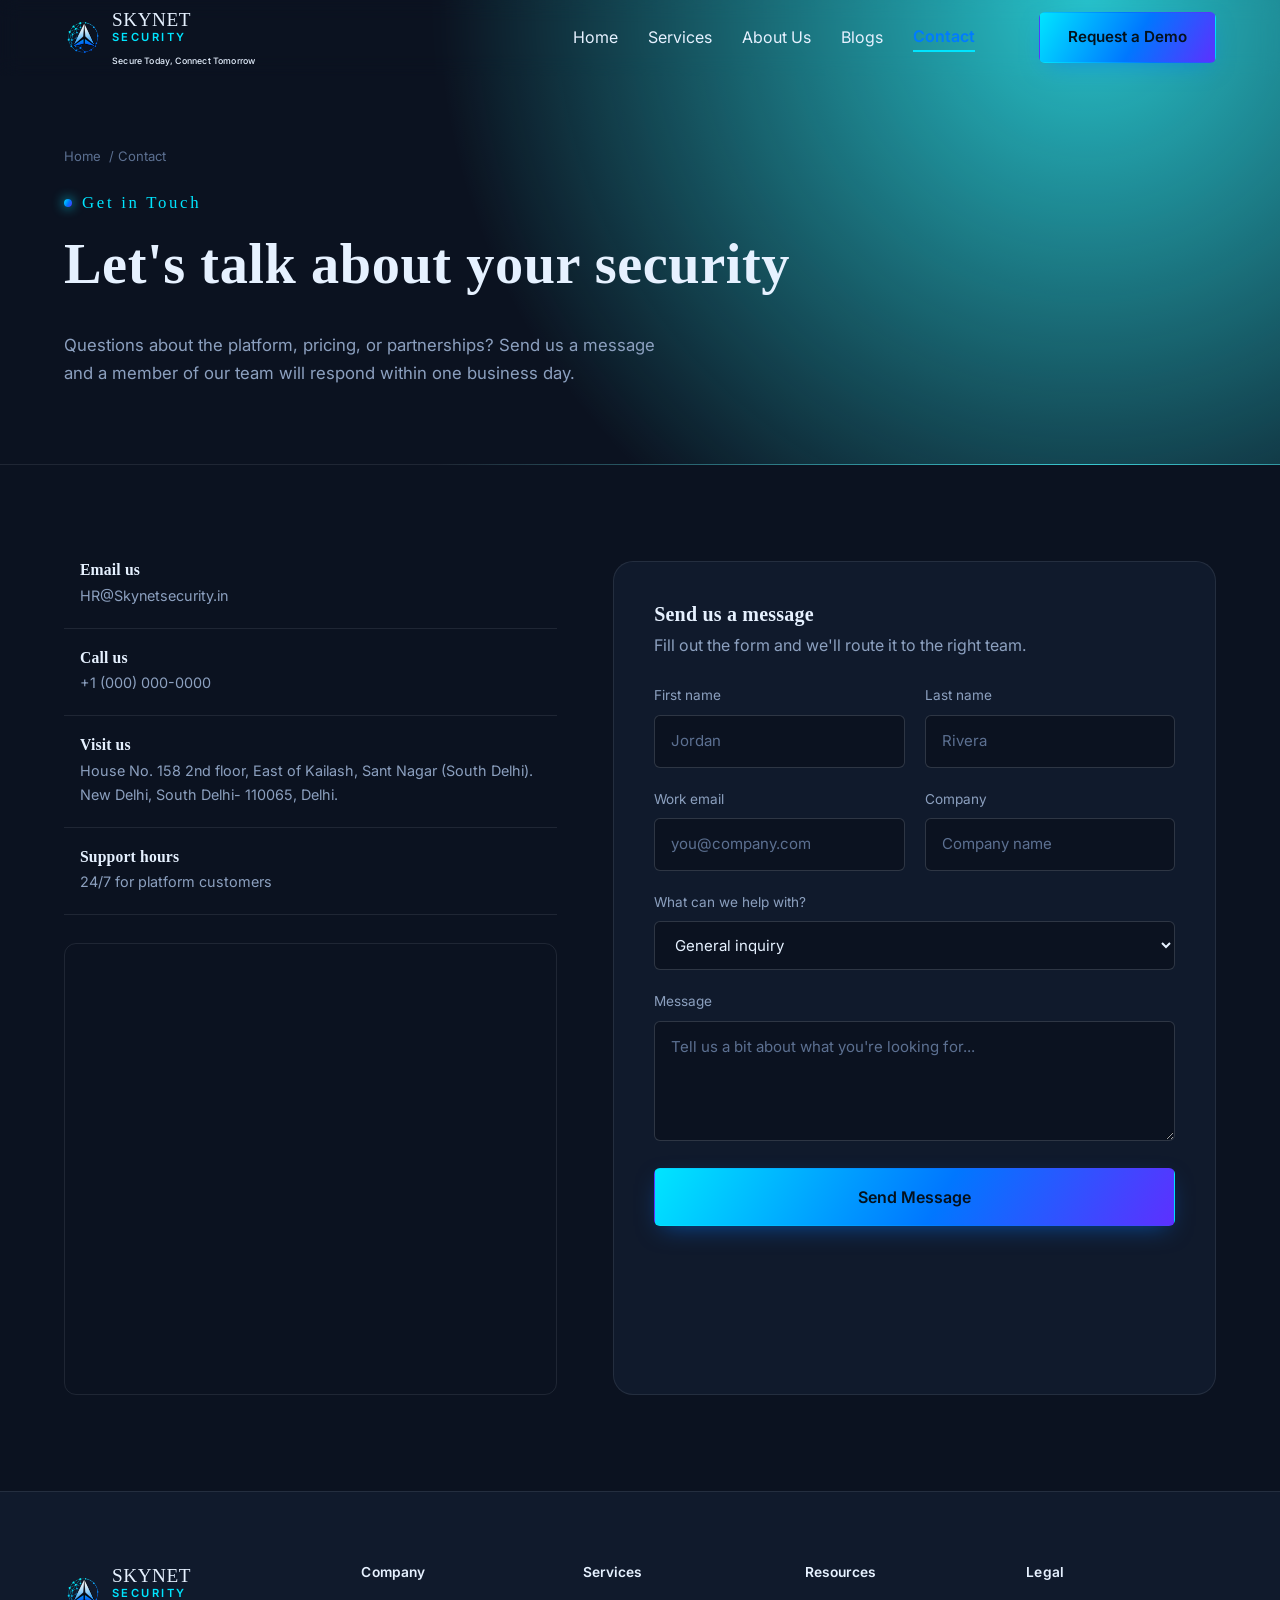
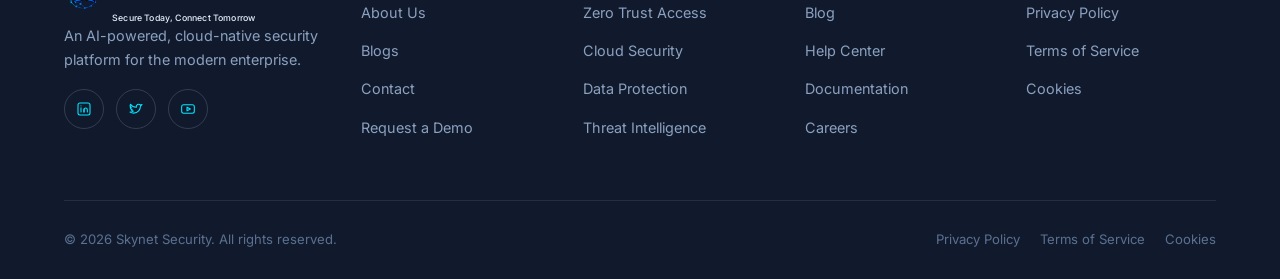
<file: contact.html>
<!DOCTYPE html>
<html lang="en">

<head>
  <meta charset="UTF-8">
  <meta name="viewport" content="width=device-width, initial-scale=1.0">
  <title>Contact — Skynet Security</title>
  <meta name="description"
    content="Get in touch with the Skynet Security team for sales, support, or partnership inquiries.">

  <link rel="preconnect" href="https://fonts.googleapis.com">
  <link
    href="https://fonts.googleapis.com/css2?family=Orbitron:wght@500;600;700&family=Inter:wght@400;500;600;700&display=swap"
    rel="stylesheet">
  <link href="https://cdn.jsdelivr.net/npm/bootstrap@5.3.3/dist/css/bootstrap.min.css" rel="stylesheet">
  <link rel="stylesheet" href="css/style.css">
  <link rel="icon" href="assets/icons/favicon.png">
</head>

<body>

  <header class="site-nav">
    <div class="container">
       <a href="index.html" class="brand">
        <img src="assets/icons/brand-logo.png" alt="Skynet Security logo">
        <span class="brand-text">
          <span class="brand-name">
            SKYNET
            <small>SECURITY</small>
          </span>
          <span class="tagline">
            Secure Today, Connect Tomorrow
          </span>
        </span>
      </a>
      <nav class="nav-links">
        <a href="index.html">Home</a>
        <a href="services.html">Services</a>
        <a href="about-us.html">About Us</a>
        <a href="blogs.html">Blogs</a>
        <a href="contact.html" class="is-active">Contact</a>

      </nav>
      <div class="nav-actions">
        <a href="request-a-demo.html" class="btn btn-primary">Request a Demo</a>
        <button class="nav-toggle" aria-label="Toggle menu"><span></span><span></span><span></span></button>
      </div>
    </div>
  </header>

  <section class="page-header">
    <div class="container">
      <div class="breadcrumb"><a href="index.html">Home</a> / Contact</div>
      <p class="eyebrow">Get in Touch</p>
      <h1>Let's talk about your security</h1>
      <p>Questions about the platform, pricing, or partnerships? Send us a message and a member of our team will respond
        within one business day.</p>
    </div>
  </section>

  <section class="section">
    <div class="container">
      <div class="contact-wrap">

        <div class="contact-info">
          <div class="contact-info-card">
            <div class="title-icon"><img src="assets/icons/icon-mail.svg" alt=""></div>
            <div>
              <h3>Email us</h3>
              <p>HR@Skynetsecurity.in</p>
            </div>
          </div>
          <div class="contact-info-card">
            <div class="title-icon"><img src="assets/icons/icon-phone.svg" alt=""></div>
            <div>
              <h3>Call us</h3>
              <p>+1 (000) 000-0000</p>
            </div>
          </div>
          <div class="contact-info-card">
            <div class="title-icon"><img src="assets/icons/icon-location.svg" alt=""></div>
            <div>
              <h3>Visit us</h3>
              <p>House No. 158 2nd floor, East of Kailash, Sant Nagar (South Delhi).<br>New Delhi, South Delhi- 110065,
                Delhi.</p>
            </div>
          </div>
          <div class="contact-info-card">
            <div class="title-icon"><img src="assets/icons/icon-clock.svg" alt=""></div>
            <div>
              <h3>Support hours</h3>
              <p>24/7 for platform customers</p>
            </div>
          </div>

          <div class="map-frame">
            <iframe
              src="https://www.google.com/maps/embed?pb=!1m16!1m12!1m3!1d7008.950111441517!2d77.24870448664079!3d28.555494226589484!2m3!1f0!2f0!3f0!3m2!1i1024!2i768!4f13.1!2m1!1sHouse%20No.%20158%202nd%20floor%2C%20East%20of%20Kailash%2C%20Sant%20Nagar%20(South%20Delhi)!5e0!3m2!1sen!2sin!4v1789460780754!5m2!1sen!2sin"
              title="Skynet Security office location" width="600" height="450" style="border:0;"
              allowfullscreen loading="lazy" referrerpolicy="strict-origin-when-cross-origin">
            </iframe>
          </div>
        </div>

        <div class="form-card">
          <h3 style="margin-bottom:6px;">Send us a message</h3>
          <p style="margin-bottom:26px;">Fill out the form and we'll route it to the right team.</p>

          <form data-form
            data-success-message="Thanks for reaching out — our team will get back to you within one business day.">
            <div class="form-row">
              <div class="form-group">
                <label for="c-first">First name</label>
                <input type="text" id="c-first" name="first_name" placeholder="Jordan" required>
              </div>
              <div class="form-group">
                <label for="c-last">Last name</label>
                <input type="text" id="c-last" name="last_name" placeholder="Rivera" required>
              </div>
            </div>
            <div class="form-row">
              <div class="form-group">
                <label for="c-email">Work email</label>
                <input type="email" id="c-email" name="email" placeholder="you@company.com" required>
              </div>
              <div class="form-group">
                <label for="c-company">Company</label>
                <input type="text" id="c-company" name="company" placeholder="Company name">
              </div>
            </div>
            <div class="form-group">
              <label for="c-topic">What can we help with?</label>
              <select id="c-topic" name="topic">
                <option>General inquiry</option>
                <option>Sales</option>
                <option>Technical support</option>
                <option>Partnerships</option>
              </select>
            </div>
            <div class="form-group">
              <label for="c-message">Message</label>
              <textarea id="c-message" name="message" placeholder="Tell us a bit about what you're looking for..."
                required></textarea>
            </div>
            <button type="submit" class="btn btn-primary btn-block btn-lg">Send Message</button>
            <div class="form-status"></div>
          </form>
        </div>

      </div>
    </div>
  </section>

  <!-- FOOTER -->
  <footer class="site-footer">
    <div class="container">
      <div class="footer-top">
        <div class="footer-col footer-brand">
          <a href="index.html" class="brand">
        <img src="assets/icons/brand-logo.png" alt="Skynet Security logo">
        <span class="brand-text">
          <span class="brand-name">
            SKYNET
            <small>SECURITY</small>
          </span>
          <span class="tagline">
            Secure Today, Connect Tomorrow
          </span>
        </span>
      </a>
          <p>An AI-powered, cloud-native security platform for the modern enterprise.
          </p>
          <div class="footer-social">
            <a href="#" aria-label="LinkedIn"><img src="assets/icons/icon-linkedin.svg" alt=""></a>
            <a href="#" aria-label="X / Twitter"><img src="assets/icons/icon-twitter.svg" alt=""></a>
            <a href="#" aria-label="YouTube"><img src="assets/icons/icon-youtube.svg" alt=""></a>
          </div>
        </div>
        <div class="footer-col">
          <h4>Company</h4>
          <ul>
            <li><a href="about-us.html">About Us</a></li>
            <li><a href="blogs.html">Blogs</a></li>
            <li><a href="contact.html">Contact</a></li>
            <li><a href="request-a-demo.html">Request a Demo</a></li>
          </ul>
        </div>
        <div class="footer-col">
          <h4>Services</h4>
          <ul>
            <li><a href="services.html">Zero Trust Access</a></li>
            <li><a href="services.html">Cloud Security</a></li>
            <li><a href="services.html">Data Protection</a></li>
            <li><a href="services.html">Threat Intelligence</a></li>
          </ul>
        </div>
        <div class="footer-col">
          <h4>Resources</h4>
          <ul>
            <li><a href="blogs.html">Blog</a></li>
            <li><a href="#">Help Center</a></li>
            <li><a href="#">Documentation</a></li>
            <li><a href="#">Careers</a></li>
          </ul>
        </div>
        <div class="footer-col">
          <h4>Legal</h4>
          <ul>
            <li><a href="privacy-policy.html">Privacy Policy</a></li>
            <li><a href="terms-of-service.html">Terms of Service</a></li>
            <li><a href="cookies.html">Cookies</a></li>
          </ul>
        </div>
      </div>
      <div class="footer-bottom">
        <p>&copy; 2026 Skynet Security. All rights reserved.</p>
        <div class="legal-inline">
          <a href="privacy-policy.html">Privacy Policy</a>
          <a href="terms-of-service.html">Terms of Service</a>
          <a href="cookies.html">Cookies</a>
        </div>
      </div>
    </div>
  </footer>

  <button class="back-to-top" aria-label="Back to top"><img src="assets/icons/icon-arrow-up.svg" alt=""></button>

  <script src="https://cdn.jsdelivr.net/npm/bootstrap@5.3.3/dist/js/bootstrap.bundle.min.js"></script>
  <script src="js/main.js"></script>
</body>

</html>
</file>
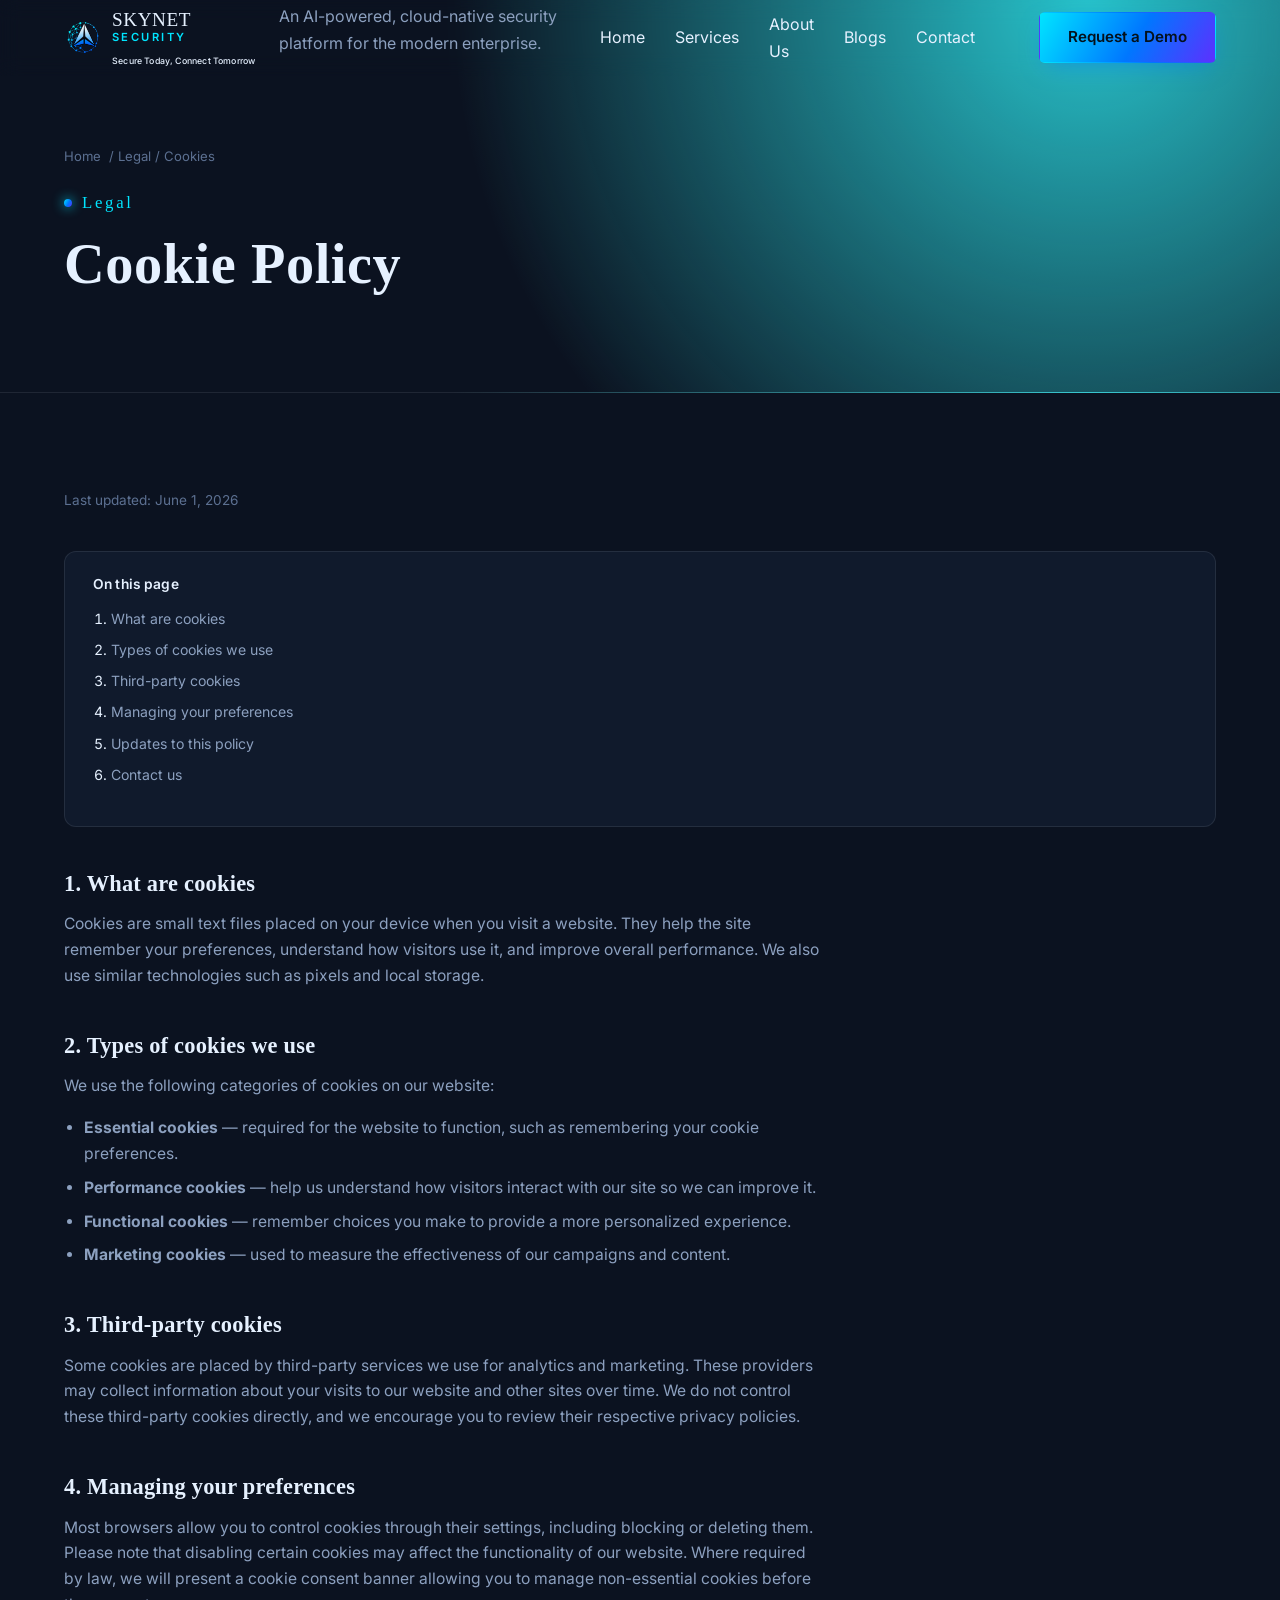
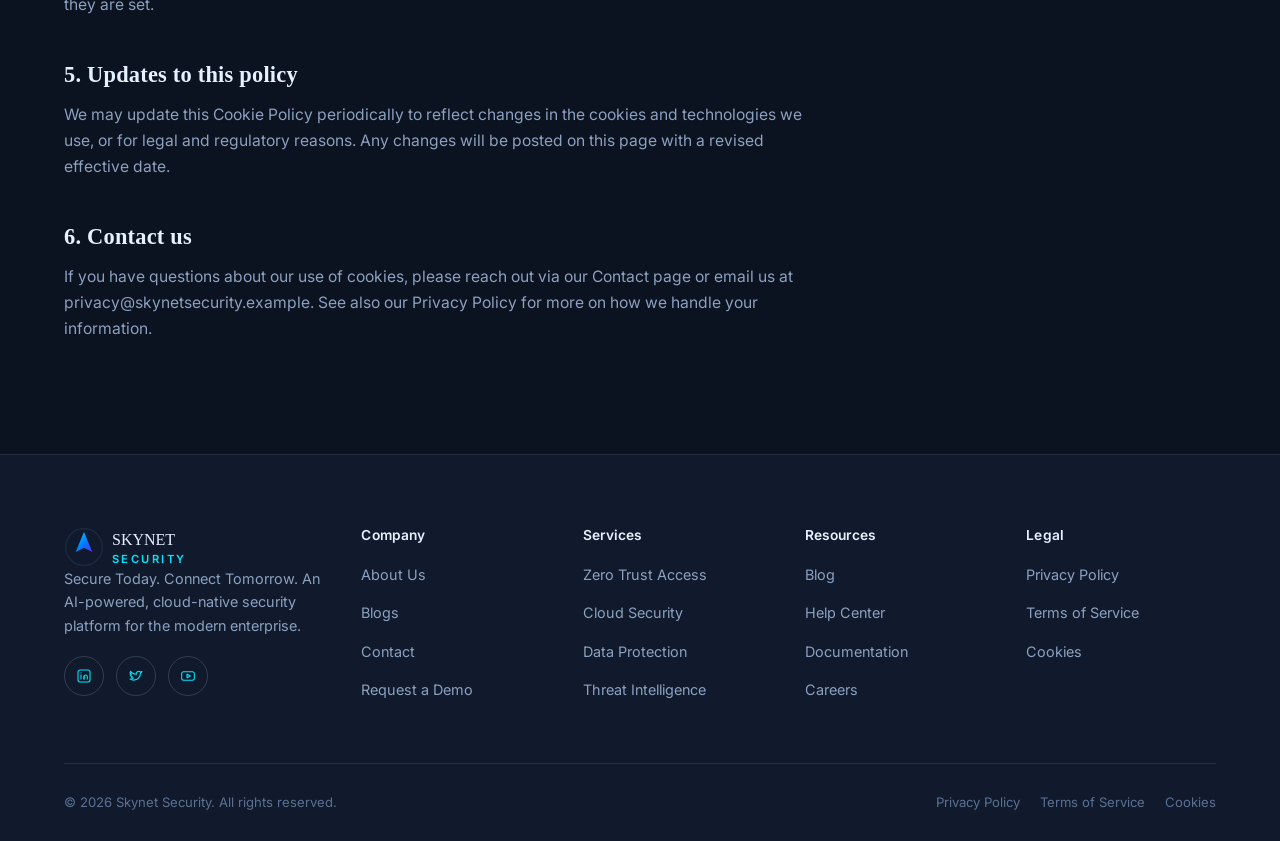
<file: cookies.html>
<!DOCTYPE html>
<html lang="en">

<head>
  <meta charset="UTF-8">
  <meta name="viewport" content="width=device-width, initial-scale=1.0">
  <title>Cookie Policy — Skynet Security</title>
  <meta name="description"
    content="Learn how Skynet Security uses cookies and similar technologies across our website.">

  <link rel="preconnect" href="https://fonts.googleapis.com">
  <link
    href="https://fonts.googleapis.com/css2?family=Orbitron:wght@500;600;700&family=Inter:wght@400;500;600;700&display=swap"
    rel="stylesheet">
  <link href="https://cdn.jsdelivr.net/npm/bootstrap@5.3.3/dist/css/bootstrap.min.css" rel="stylesheet">
  <link rel="stylesheet" href="css/style.css">
  <link rel="icon" href="assets/icons/favicon.png">
</head>

<body>

  <header class="site-nav">
    <div class="container">
      <a href="index.html" class="brand">
        <img src="assets/icons/brand-logo.png" alt="Skynet Security logo">
        <span class="brand-text">
          <span class="brand-name">
            SKYNET
            <small>SECURITY</small>
          </span>
          <span class="tagline">
            Secure Today, Connect Tomorrow
          </span>
        </span>
      </a>
      <p> An AI-powered, cloud-native security platform for the modern enterprise.</p>
      <nav class="nav-links">
        <a href="index.html">Home</a>
        <a href="services.html">Services</a>
        <a href="about-us.html">About Us</a>
        <a href="blogs.html">Blogs</a>
        <a href="contact.html">Contact</a>
      </nav>
      <div class="nav-actions">
        <a href="request-a-demo.html" class="btn btn-primary">Request a Demo</a>
        <button class="nav-toggle" aria-label="Toggle menu"><span></span><span></span><span></span></button>
      </div>
    </div>
  </header>

  <section class="page-header">
    <div class="container">
      <div class="breadcrumb"><a href="index.html">Home</a> / Legal / Cookies</div>
      <p class="eyebrow">Legal</p>
      <h1>Cookie Policy</h1>
    </div>
  </section>

  <section class="section">
    <div class="container">
      <p class="legal-updated">Last updated: June 1, 2026</p>

      <div class="legal-toc">
        <h4>On this page</h4>
        <ol>
          <li><a href="#what-are-cookies">What are cookies</a></li>
          <li><a href="#types-of-cookies">Types of cookies we use</a></li>
          <li><a href="#third-party">Third-party cookies</a></li>
          <li><a href="#managing-cookies">Managing your preferences</a></li>
          <li><a href="#cookie-updates">Updates to this policy</a></li>
          <li><a href="#cookie-contact">Contact us</a></li>
        </ol>
      </div>

      <div class="legal-content">
        <h2 id="what-are-cookies">1. What are cookies</h2>
        <p>Cookies are small text files placed on your device when you visit a website. They help the site remember your
          preferences, understand how visitors use it, and improve overall performance. We also use similar technologies
          such as pixels and local storage.</p>

        <h2 id="types-of-cookies">2. Types of cookies we use</h2>
        <p>We use the following categories of cookies on our website:</p>
        <ul>
          <li><strong>Essential cookies</strong> — required for the website to function, such as remembering your cookie
            preferences.</li>
          <li><strong>Performance cookies</strong> — help us understand how visitors interact with our site so we can
            improve it.</li>
          <li><strong>Functional cookies</strong> — remember choices you make to provide a more personalized experience.
          </li>
          <li><strong>Marketing cookies</strong> — used to measure the effectiveness of our campaigns and content.</li>
        </ul>

        <h2 id="third-party">3. Third-party cookies</h2>
        <p>Some cookies are placed by third-party services we use for analytics and marketing. These providers may
          collect information about your visits to our website and other sites over time. We do not control these
          third-party cookies directly, and we encourage you to review their respective privacy policies.</p>

        <h2 id="managing-cookies">4. Managing your preferences</h2>
        <p>Most browsers allow you to control cookies through their settings, including blocking or deleting them.
          Please note that disabling certain cookies may affect the functionality of our website. Where required by law,
          we will present a cookie consent banner allowing you to manage non-essential cookies before they are set.</p>

        <h2 id="cookie-updates">5. Updates to this policy</h2>
        <p>We may update this Cookie Policy periodically to reflect changes in the cookies and technologies we use, or
          for legal and regulatory reasons. Any changes will be posted on this page with a revised effective date.</p>

        <h2 id="cookie-contact">6. Contact us</h2>
        <p>If you have questions about our use of cookies, please reach out via our <a href="contact.html">Contact
            page</a> or email us at privacy@skynetsecurity.example. See also our <a href="privacy-policy.html">Privacy
            Policy</a> for more on how we handle your information.</p>
      </div>
    </div>
  </section>

  <!-- FOOTER -->
  <footer class="site-footer">
    <div class="container">
      <div class="footer-top">
        <div class="footer-col footer-brand">
          <a href="index.html" class="brand">
            <img src="assets/icons/logo-icon.svg" alt="Skynet Security logo">
            <span>SKYNET<small>SECURITY</small></span>
          </a>
          <p>Secure Today. Connect Tomorrow. An AI-powered, cloud-native security platform for the modern enterprise.
          </p>
          <div class="footer-social">
            <a href="#" aria-label="LinkedIn"><img src="assets/icons/icon-linkedin.svg" alt=""></a>
            <a href="#" aria-label="X / Twitter"><img src="assets/icons/icon-twitter.svg" alt=""></a>
            <a href="#" aria-label="YouTube"><img src="assets/icons/icon-youtube.svg" alt=""></a>
          </div>
        </div>
        <div class="footer-col">
          <h4>Company</h4>
          <ul>
            <li><a href="about-us.html">About Us</a></li>
            <li><a href="blogs.html">Blogs</a></li>
            <li><a href="contact.html">Contact</a></li>
            <li><a href="request-a-demo.html">Request a Demo</a></li>
          </ul>
        </div>
        <div class="footer-col">
          <h4>Services</h4>
          <ul>
            <li><a href="services.html">Zero Trust Access</a></li>
            <li><a href="services.html">Cloud Security</a></li>
            <li><a href="services.html">Data Protection</a></li>
            <li><a href="services.html">Threat Intelligence</a></li>
          </ul>
        </div>
        <div class="footer-col">
          <h4>Resources</h4>
          <ul>
            <li><a href="blogs.html">Blog</a></li>
            <li><a href="#">Help Center</a></li>
            <li><a href="#">Documentation</a></li>
            <li><a href="#">Careers</a></li>
          </ul>
        </div>
        <div class="footer-col">
          <h4>Legal</h4>
          <ul>
            <li><a href="privacy-policy.html">Privacy Policy</a></li>
            <li><a href="terms-of-service.html">Terms of Service</a></li>
            <li><a href="cookies.html">Cookies</a></li>
          </ul>
        </div>
      </div>
      <div class="footer-bottom">
        <p>&copy; 2026 Skynet Security. All rights reserved.</p>
        <div class="legal-inline">
          <a href="privacy-policy.html">Privacy Policy</a>
          <a href="terms-of-service.html">Terms of Service</a>
          <a href="cookies.html">Cookies</a>
        </div>
      </div>
    </div>
  </footer>

  <button class="back-to-top" aria-label="Back to top"><img src="assets/icons/icon-arrow-up.svg" alt=""></button>

  <script src="https://cdn.jsdelivr.net/npm/bootstrap@5.3.3/dist/js/bootstrap.bundle.min.js"></script>
  <script src="js/main.js"></script>
</body>

</html>
</file>
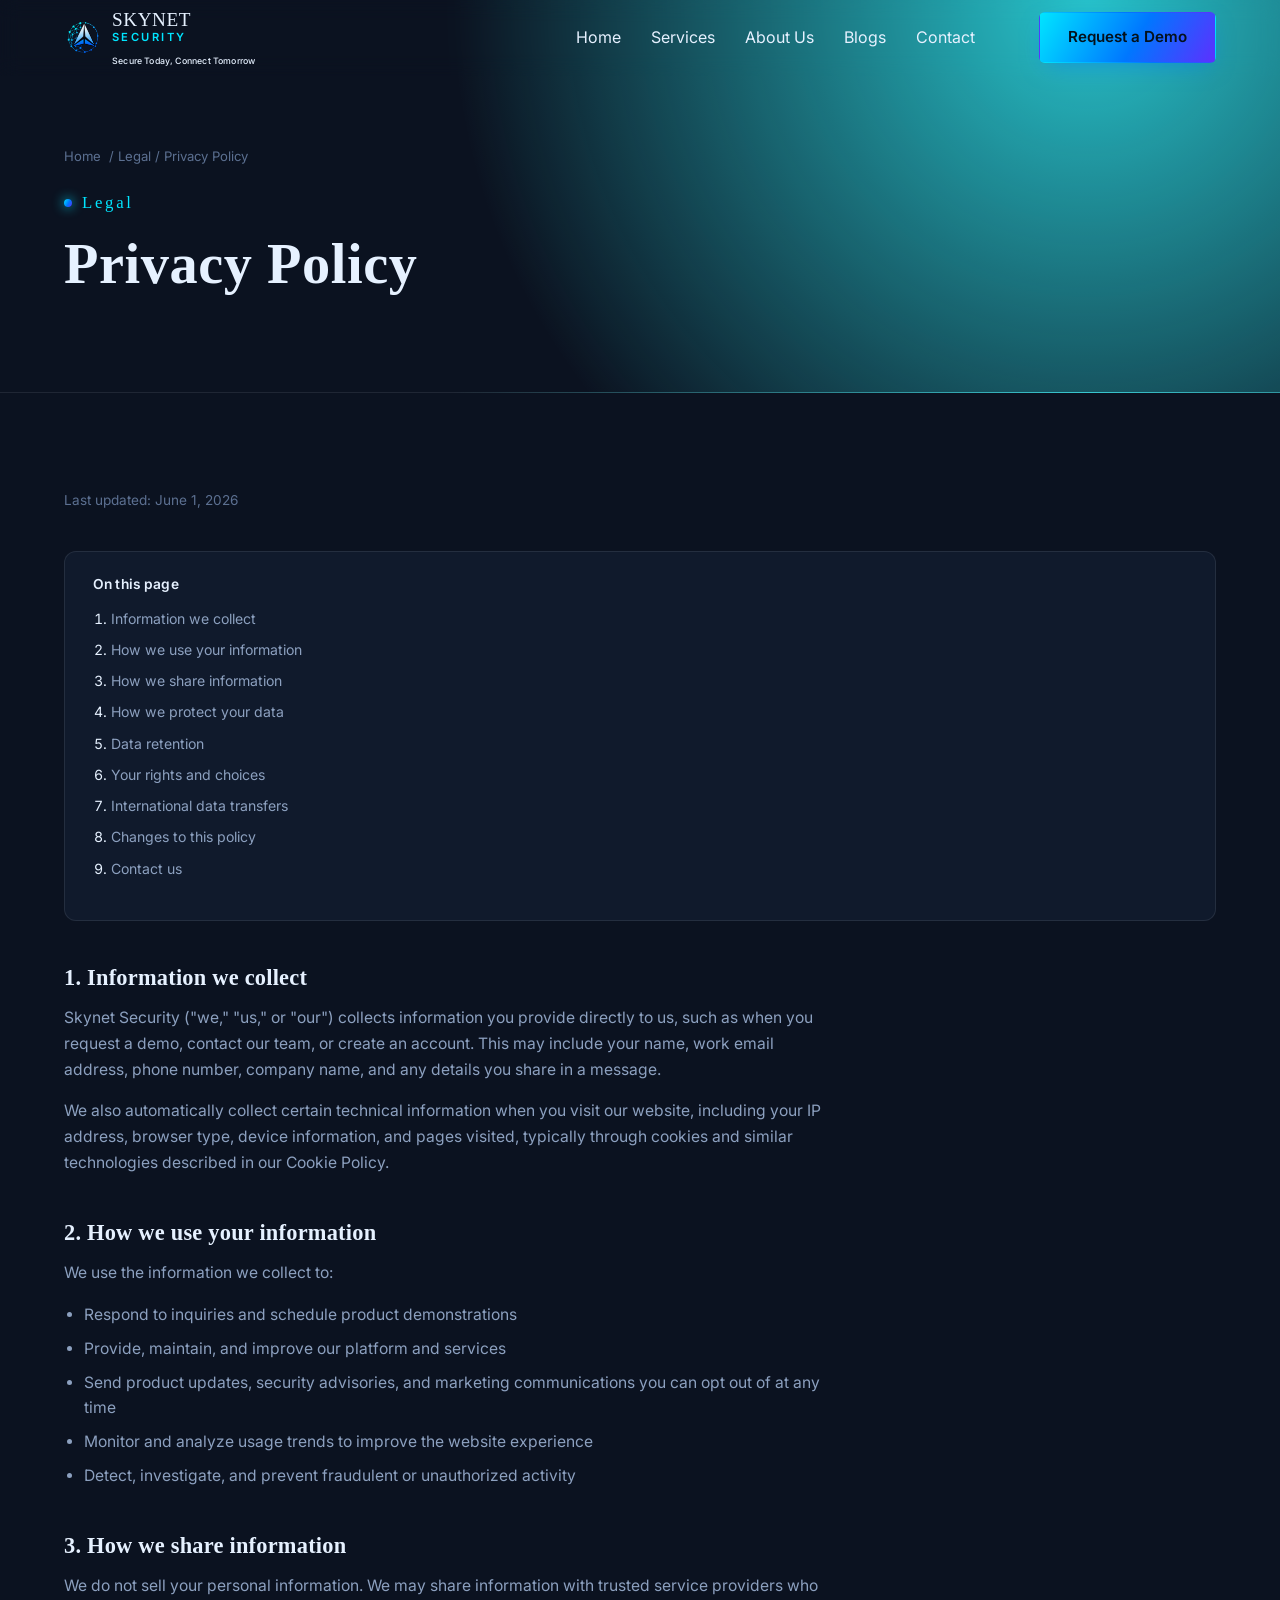
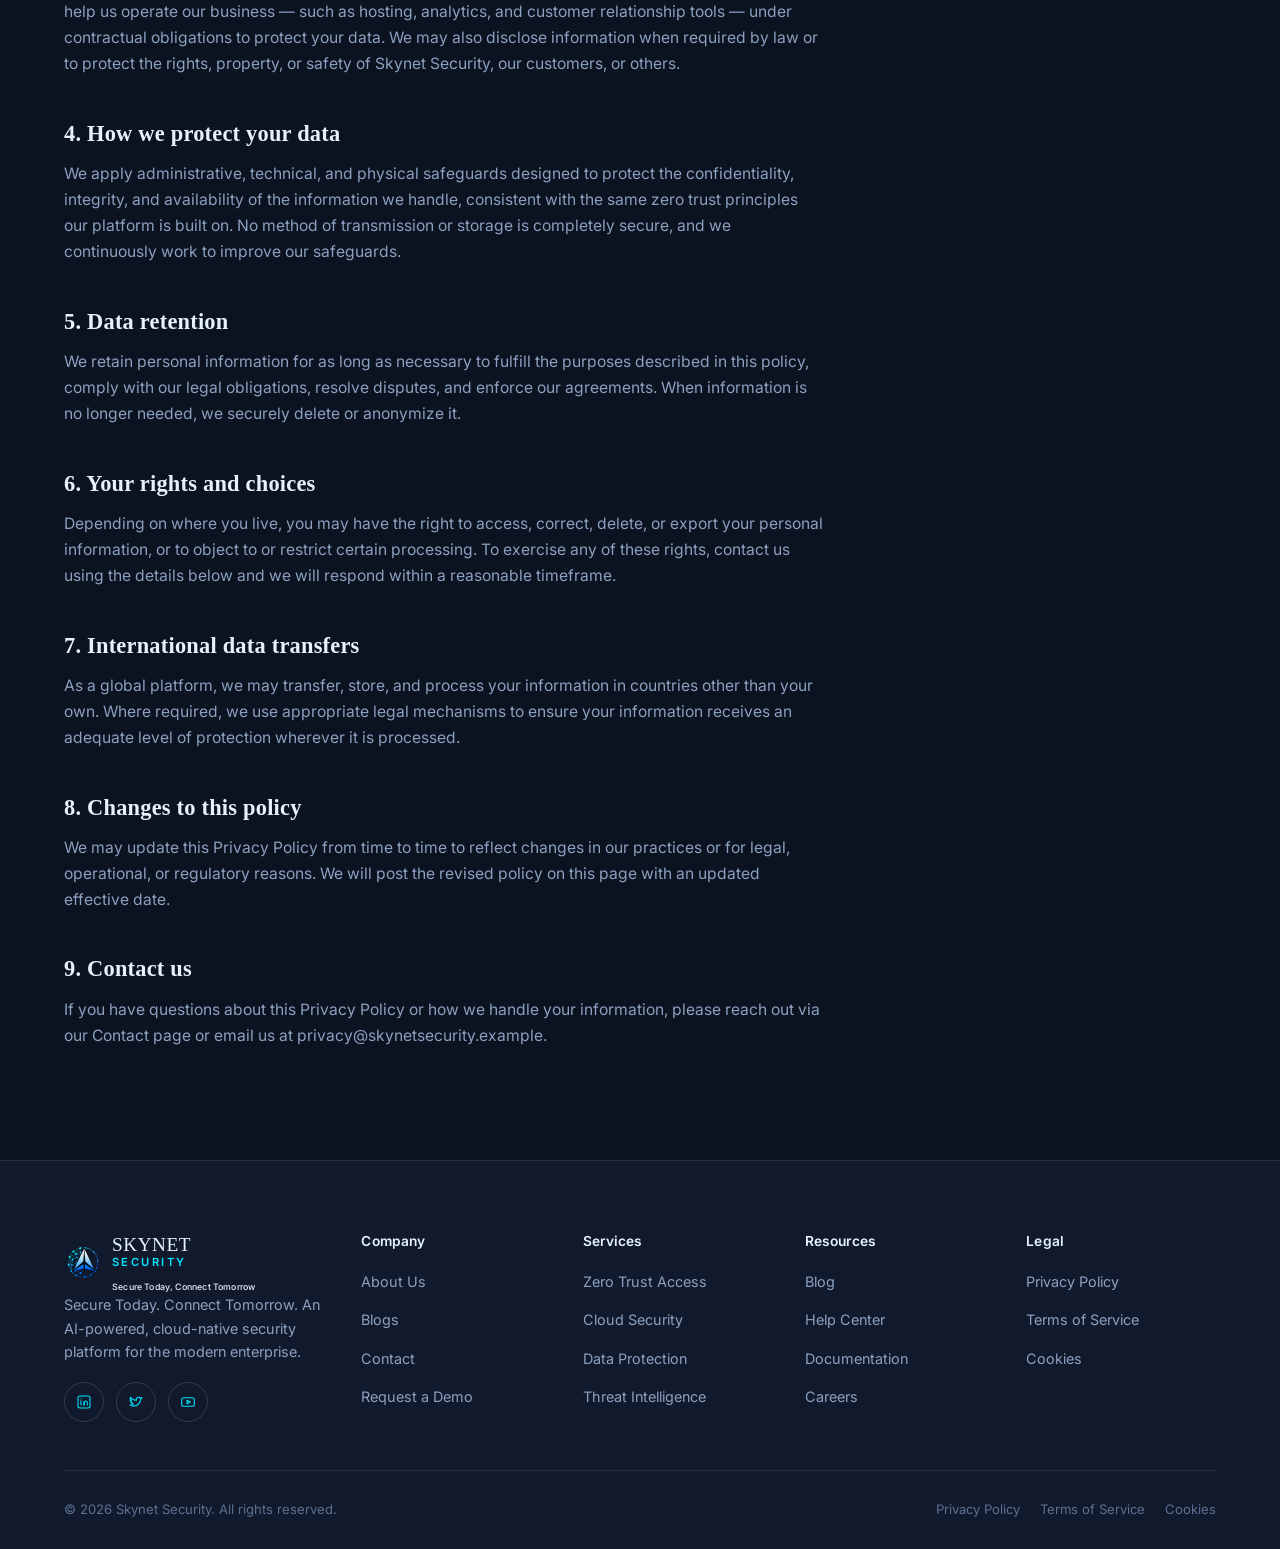
<file: privacy-policy.html>
<!DOCTYPE html>
<html lang="en">
<head>
  <meta charset="UTF-8">
  <meta name="viewport" content="width=device-width, initial-scale=1.0">
  <title>Privacy Policy — Skynet Security</title>
  <meta name="description" content="Skynet Security's privacy policy — how we collect, use, and protect your information.">

  <link rel="preconnect" href="https://fonts.googleapis.com">
  <link href="https://fonts.googleapis.com/css2?family=Orbitron:wght@500;600;700&family=Inter:wght@400;500;600;700&display=swap" rel="stylesheet">
  <link href="https://cdn.jsdelivr.net/npm/bootstrap@5.3.3/dist/css/bootstrap.min.css" rel="stylesheet">
  <link rel="stylesheet" href="css/style.css">
  <link rel="icon" href="assets/icons/favicon.png">
</head>
<body>

  <header class="site-nav">
    <div class="container">
        <a href="index.html" class="brand">
        <img src="assets/icons/brand-logo.png" alt="Skynet Security logo">
        <span class="brand-text">
          <span class="brand-name">
            SKYNET
            <small>SECURITY</small>
          </span>
          <span class="tagline">
            Secure Today, Connect Tomorrow
          </span>
        </span>
      </a>
      <nav class="nav-links">
        <a href="index.html">Home</a>
        <a href="services.html">Services</a>
        <a href="about-us.html">About Us</a>
        <a href="blogs.html">Blogs</a>
        <a href="contact.html">Contact</a>
      </nav>
      <div class="nav-actions">
        <a href="request-a-demo.html" class="btn btn-primary">Request a Demo</a>
        <button class="nav-toggle" aria-label="Toggle menu"><span></span><span></span><span></span></button>
      </div>
    </div>
  </header>

  <section class="page-header">
    <div class="container">
      <div class="breadcrumb"><a href="index.html">Home</a> / Legal / Privacy Policy</div>
      <p class="eyebrow">Legal</p>
      <h1>Privacy Policy</h1>
    </div>
  </section>

  <section class="section">
    <div class="container">
      <p class="legal-updated">Last updated: June 1, 2026</p>

      <div class="legal-toc">
        <h4>On this page</h4>
        <ol>
          <li><a href="#info-we-collect">Information we collect</a></li>
          <li><a href="#how-we-use">How we use your information</a></li>
          <li><a href="#sharing">How we share information</a></li>
          <li><a href="#security">How we protect your data</a></li>
          <li><a href="#retention">Data retention</a></li>
          <li><a href="#your-rights">Your rights and choices</a></li>
          <li><a href="#international">International data transfers</a></li>
          <li><a href="#changes">Changes to this policy</a></li>
          <li><a href="#contact-us">Contact us</a></li>
        </ol>
      </div>

      <div class="legal-content">
        <h2 id="info-we-collect">1. Information we collect</h2>
        <p>Skynet Security ("we," "us," or "our") collects information you provide directly to us, such as when you request a demo, contact our team, or create an account. This may include your name, work email address, phone number, company name, and any details you share in a message.</p>
        <p>We also automatically collect certain technical information when you visit our website, including your IP address, browser type, device information, and pages visited, typically through cookies and similar technologies described in our <a href="cookies.html">Cookie Policy</a>.</p>

        <h2 id="how-we-use">2. How we use your information</h2>
        <p>We use the information we collect to:</p>
        <ul>
          <li>Respond to inquiries and schedule product demonstrations</li>
          <li>Provide, maintain, and improve our platform and services</li>
          <li>Send product updates, security advisories, and marketing communications you can opt out of at any time</li>
          <li>Monitor and analyze usage trends to improve the website experience</li>
          <li>Detect, investigate, and prevent fraudulent or unauthorized activity</li>
        </ul>

        <h2 id="sharing">3. How we share information</h2>
        <p>We do not sell your personal information. We may share information with trusted service providers who help us operate our business — such as hosting, analytics, and customer relationship tools — under contractual obligations to protect your data. We may also disclose information when required by law or to protect the rights, property, or safety of Skynet Security, our customers, or others.</p>

        <h2 id="security">4. How we protect your data</h2>
        <p>We apply administrative, technical, and physical safeguards designed to protect the confidentiality, integrity, and availability of the information we handle, consistent with the same zero trust principles our platform is built on. No method of transmission or storage is completely secure, and we continuously work to improve our safeguards.</p>

        <h2 id="retention">5. Data retention</h2>
        <p>We retain personal information for as long as necessary to fulfill the purposes described in this policy, comply with our legal obligations, resolve disputes, and enforce our agreements. When information is no longer needed, we securely delete or anonymize it.</p>

        <h2 id="your-rights">6. Your rights and choices</h2>
        <p>Depending on where you live, you may have the right to access, correct, delete, or export your personal information, or to object to or restrict certain processing. To exercise any of these rights, contact us using the details below and we will respond within a reasonable timeframe.</p>

        <h2 id="international">7. International data transfers</h2>
        <p>As a global platform, we may transfer, store, and process your information in countries other than your own. Where required, we use appropriate legal mechanisms to ensure your information receives an adequate level of protection wherever it is processed.</p>

        <h2 id="changes">8. Changes to this policy</h2>
        <p>We may update this Privacy Policy from time to time to reflect changes in our practices or for legal, operational, or regulatory reasons. We will post the revised policy on this page with an updated effective date.</p>

        <h2 id="contact-us">9. Contact us</h2>
        <p>If you have questions about this Privacy Policy or how we handle your information, please reach out via our <a href="contact.html">Contact page</a> or email us at privacy@skynetsecurity.example.</p>
      </div>
    </div>
  </section>

  <!-- FOOTER -->
  <footer class="site-footer">
    <div class="container">
      <div class="footer-top">
        <div class="footer-col footer-brand">
         <a href="index.html" class="brand">
        <img src="assets/icons/brand-logo.png" alt="Skynet Security logo">
        <span class="brand-text">
          <span class="brand-name">
            SKYNET
            <small>SECURITY</small>
          </span>
          <span class="tagline">
            Secure Today, Connect Tomorrow
          </span>
        </span>
      </a>
          <p>Secure Today. Connect Tomorrow. An AI-powered, cloud-native security platform for the modern enterprise.</p>
          <div class="footer-social">
            <a href="#" aria-label="LinkedIn"><img src="assets/icons/icon-linkedin.svg" alt=""></a>
            <a href="#" aria-label="X / Twitter"><img src="assets/icons/icon-twitter.svg" alt=""></a>
            <a href="#" aria-label="YouTube"><img src="assets/icons/icon-youtube.svg" alt=""></a>
          </div>
        </div>
        <div class="footer-col">
          <h4>Company</h4>
          <ul>
            <li><a href="about-us.html">About Us</a></li>
            <li><a href="blogs.html">Blogs</a></li>
            <li><a href="contact.html">Contact</a></li>
            <li><a href="request-a-demo.html">Request a Demo</a></li>
          </ul>
        </div>
        <div class="footer-col">
          <h4>Services</h4>
          <ul>
            <li><a href="services.html">Zero Trust Access</a></li>
            <li><a href="services.html">Cloud Security</a></li>
            <li><a href="services.html">Data Protection</a></li>
            <li><a href="services.html">Threat Intelligence</a></li>
          </ul>
        </div>
        <div class="footer-col">
          <h4>Resources</h4>
          <ul>
            <li><a href="blogs.html">Blog</a></li>
            <li><a href="#">Help Center</a></li>
            <li><a href="#">Documentation</a></li>
            <li><a href="#">Careers</a></li>
          </ul>
        </div>
        <div class="footer-col">
          <h4>Legal</h4>
          <ul>
            <li><a href="privacy-policy.html">Privacy Policy</a></li>
            <li><a href="terms-of-service.html">Terms of Service</a></li>
            <li><a href="cookies.html">Cookies</a></li>
          </ul>
        </div>
      </div>
      <div class="footer-bottom">
        <p>&copy; 2026 Skynet Security. All rights reserved.</p>
        <div class="legal-inline">
          <a href="privacy-policy.html">Privacy Policy</a>
          <a href="terms-of-service.html">Terms of Service</a>
          <a href="cookies.html">Cookies</a>
        </div>
      </div>
    </div>
  </footer>

  <button class="back-to-top" aria-label="Back to top"><img src="assets/icons/icon-arrow-up.svg" alt=""></button>

  <script src="https://cdn.jsdelivr.net/npm/bootstrap@5.3.3/dist/js/bootstrap.bundle.min.js"></script>
  <script src="js/main.js"></script>
</body>
</html>
</file>
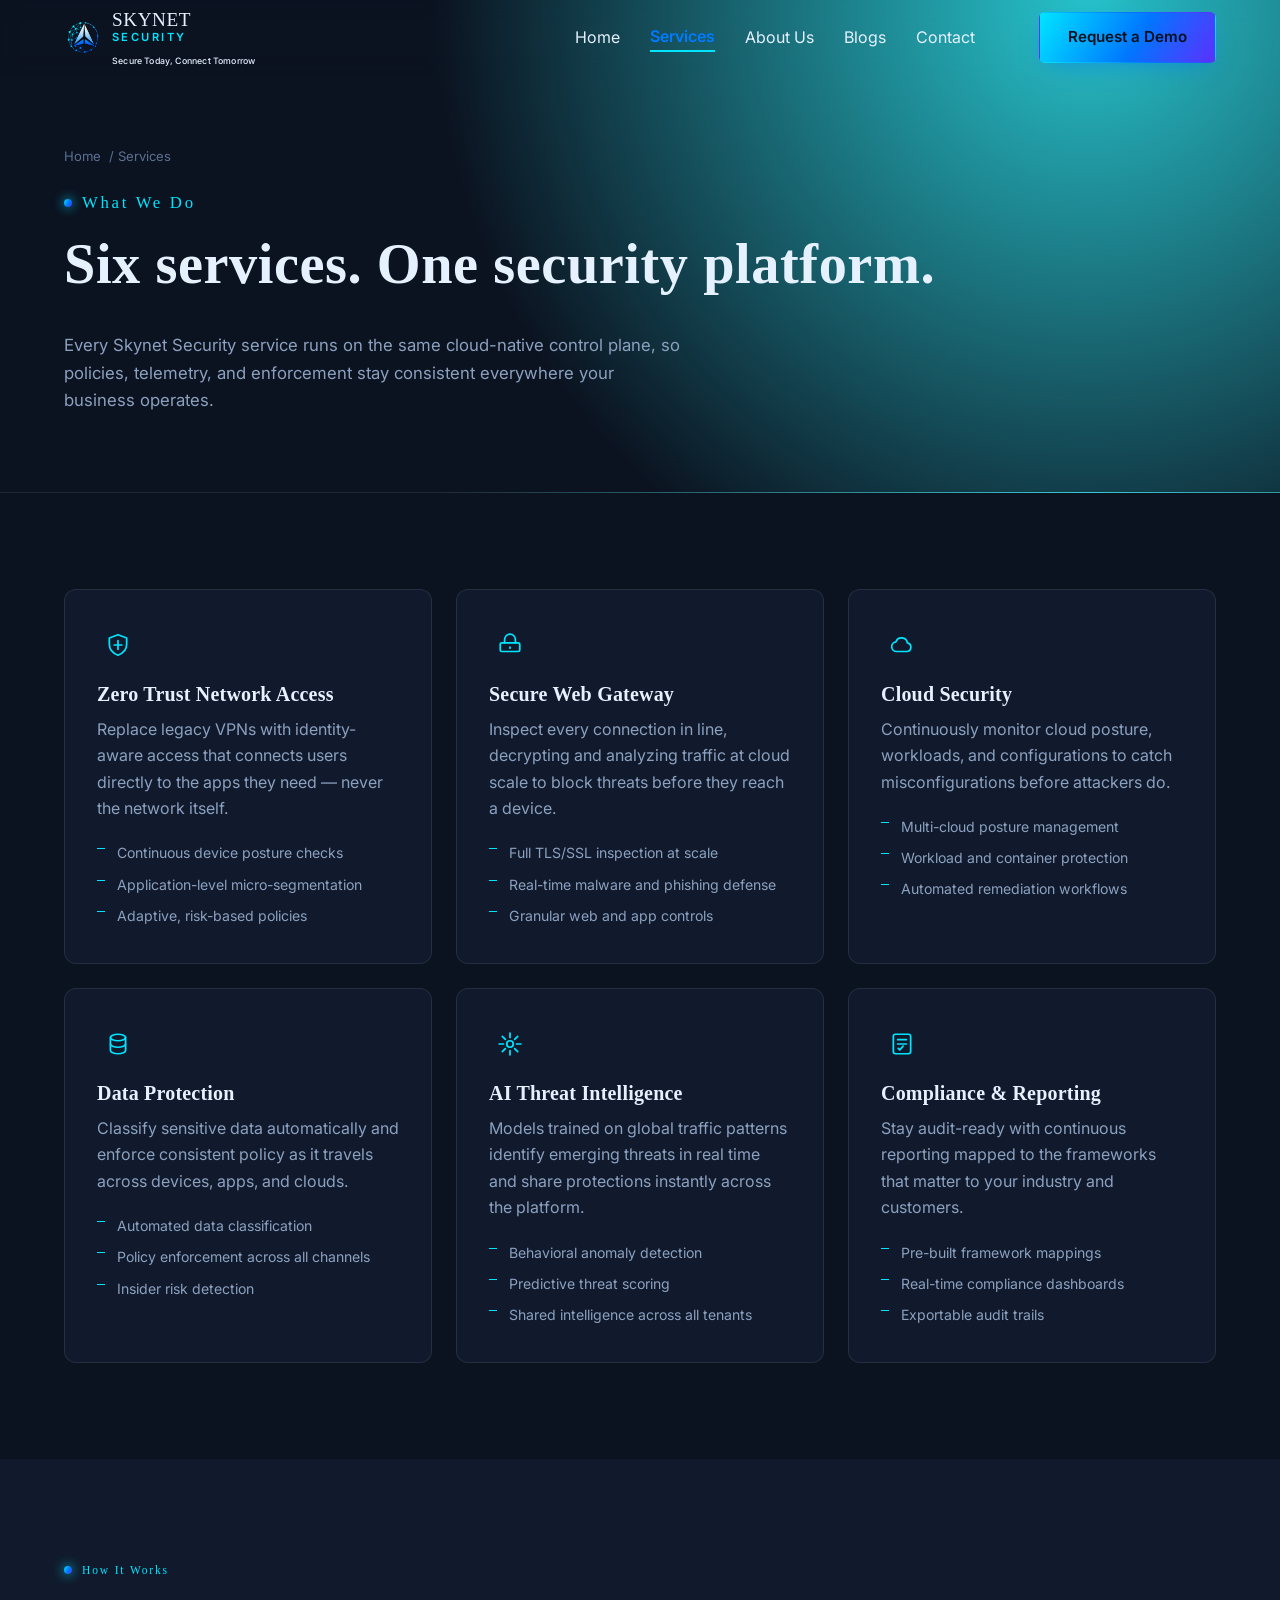
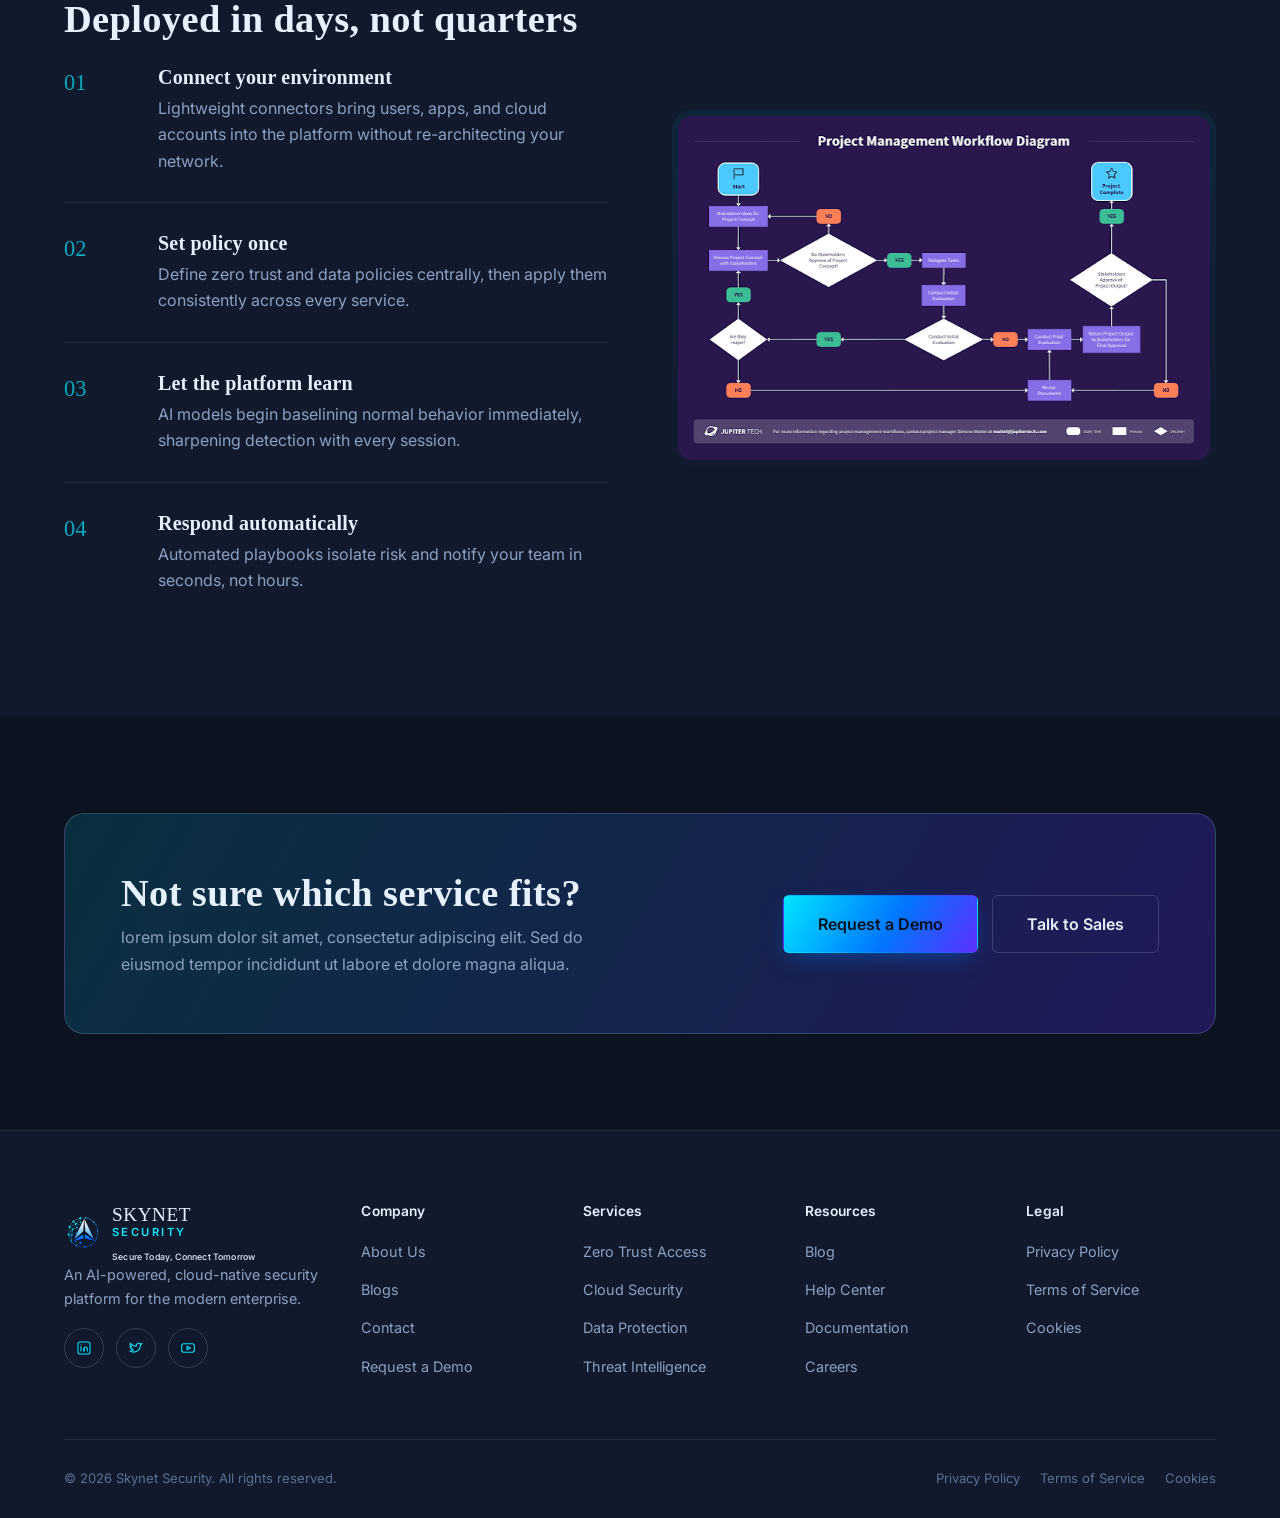
<file: services.html>
<!DOCTYPE html>
<html lang="en">
<head>
  <meta charset="UTF-8">
  <meta name="viewport" content="width=device-width, initial-scale=1.0">
  <title>Services — Skynet Security</title>
  <meta name="description" content="Explore Skynet Security's core services: Zero Trust Access, Secure Web Gateway, Cloud Security, Data Protection, Threat Intelligence, and Compliance.">

  <link rel="preconnect" href="https://fonts.googleapis.com">
  <link href="https://fonts.googleapis.com/css2?family=Orbitron:wght@500;600;700&family=Inter:wght@400;500;600;700&display=swap" rel="stylesheet">
  <link href="https://cdn.jsdelivr.net/npm/bootstrap@5.3.3/dist/css/bootstrap.min.css" rel="stylesheet">
  <link rel="stylesheet" href="css/style.css">
  <link rel="icon" href="assets/icons/favicon.png">
</head>
<body>

  <header class="site-nav">
    <div class="container">
        <a href="index.html" class="brand">
        <img src="assets/icons/brand-logo.png" alt="Skynet Security logo">
        <span class="brand-text">
          <span class="brand-name">
            SKYNET
            <small>SECURITY</small>
          </span>
          <span class="tagline">
            Secure Today, Connect Tomorrow
          </span>
        </span>
      </a>
      <nav class="nav-links">
        <a href="index.html">Home</a>
        <a href="services.html" class="is-active">Services</a>
        <a href="about-us.html">About Us</a>
        <a href="blogs.html">Blogs</a>
        <a href="contact.html">Contact</a>
      </nav>
      <div class="nav-actions">
        <a href="request-a-demo.html" class="btn btn-primary">Request a Demo</a>
        <button class="nav-toggle" aria-label="Toggle menu"><span></span><span></span><span></span></button>
      </div>
    </div>
  </header>

  <!-- PAGE HEADER -->
  <section class="page-header">
    <div class="container">
      <div class="breadcrumb"><a href="index.html">Home</a> / Services</div>
      <p class="eyebrow">What We Do</p>
      <h1>Six services. One security platform.</h1>
      <p>Every Skynet Security service runs on the same cloud-native control plane, so policies, telemetry, and enforcement stay consistent everywhere your business operates.</p>
    </div>
  </section>

  <!-- SERVICE DETAIL GRID -->
<section class="section">
  <div class="container">
    <div class="service-detail">

      <div class="service-card">
        <div class="tile-icon">
          <img src="assets/icons/icon-zero-trust.svg" alt="">
        </div>
        <h3>Zero Trust Network Access</h3>
        <p>
          Replace legacy VPNs with identity-aware access that connects users
          directly to the apps they need — never the network itself.
        </p>
        <ul>
          <li>Continuous device posture checks</li>
          <li>Application-level micro-segmentation</li>
          <li>Adaptive, risk-based policies</li>
        </ul>
      </div>

      <div class="service-card">
        <div class="tile-icon">
          <img src="assets/icons/icon-gateway.svg" alt="">
        </div>
        <h3>Secure Web Gateway</h3>
        <p>
          Inspect every connection in line, decrypting and analyzing traffic
          at cloud scale to block threats before they reach a device.
        </p>
        <ul>
          <li>Full TLS/SSL inspection at scale</li>
          <li>Real-time malware and phishing defense</li>
          <li>Granular web and app controls</li>
        </ul>
      </div>

      <div class="service-card">
        <div class="tile-icon">
          <img src="assets/icons/icon-cloud.svg" alt="">
        </div>
        <h3>Cloud Security</h3>
        <p>
          Continuously monitor cloud posture, workloads, and configurations
          to catch misconfigurations before attackers do.
        </p>
        <ul>
          <li>Multi-cloud posture management</li>
          <li>Workload and container protection</li>
          <li>Automated remediation workflows</li>
        </ul>
      </div>

      <div class="service-card">
        <div class="tile-icon">
          <img src="assets/icons/icon-data.svg" alt="">
        </div>
        <h3>Data Protection</h3>
        <p>
          Classify sensitive data automatically and enforce consistent policy
          as it travels across devices, apps, and clouds.
        </p>
        <ul>
          <li>Automated data classification</li>
          <li>Policy enforcement across all channels</li>
          <li>Insider risk detection</li>
        </ul>
      </div>

      <div class="service-card">
        <div class="tile-icon">
          <img src="assets/icons/icon-threat.svg" alt="">
        </div>
        <h3>AI Threat Intelligence</h3>
        <p>
          Models trained on global traffic patterns identify emerging threats
          in real time and share protections instantly across the platform.
        </p>
        <ul>
          <li>Behavioral anomaly detection</li>
          <li>Predictive threat scoring</li>
          <li>Shared intelligence across all tenants</li>
        </ul>
      </div>

      <div class="service-card">
        <div class="tile-icon">
          <img src="assets/icons/icon-compliance.svg" alt="">
        </div>
        <h3>Compliance &amp; Reporting</h3>
        <p>
          Stay audit-ready with continuous reporting mapped to the frameworks
          that matter to your industry and customers.
        </p>
        <ul>
          <li>Pre-built framework mappings</li>
          <li>Real-time compliance dashboards</li>
          <li>Exportable audit trails</li>
        </ul>
      </div>

    </div>
  </div>
</section>

  <!-- HOW IT WORKS -->
  <section class="section section-alt">
    <div class="container">
      <div class="split">
        <div class="split-body">
          <p class="eyebrow">How It Works</p>
          <h2>Deployed in days, not quarters</h2>
          <div class="process-list">
            <div class="process-item">
              <span class="process-num">01</span>
              <div>
                <h3>Connect your environment</h3>
                <p>Lightweight connectors bring users, apps, and cloud accounts into the platform without re-architecting your network.</p>
              </div>
            </div>
            <div class="process-item">
              <span class="process-num">02</span>
              <div>
                <h3>Set policy once</h3>
                <p>Define zero trust and data policies centrally, then apply them consistently across every service.</p>
              </div>
            </div>
            <div class="process-item">
              <span class="process-num">03</span>
              <div>
                <h3>Let the platform learn</h3>
                <p>AI models begin baselining normal behavior immediately, sharpening detection with every session.</p>
              </div>
            </div>
            <div class="process-item">
              <span class="process-num">04</span>
              <div>
                <h3>Respond automatically</h3>
                <p>Automated playbooks isolate risk and notify your team in seconds, not hours.</p>
              </div>
            </div>
          </div>
        </div>
        <div class="split-media">
          <img src="assets/images/workflow-diagram.png" alt="Skynet Security deployment workflow diagram">
        </div>
      </div>
    </div>
  </section>

  <!-- CTA -->
  <section class="section">
    <div class="container">
      <div class="cta-banner">
        <div>
          <h2>Not sure which service fits?</h2>
          <p>lorem ipsum dolor sit amet, consectetur adipiscing elit. Sed do eiusmod tempor incididunt ut labore et dolore magna aliqua.</p>
        </div>
        <div class="cta-banner-actions">
          <a href="request-a-demo.html" class="btn btn-primary btn-lg">Request a Demo</a>
          <a href="contact.html" class="btn btn-outline btn-lg">Talk to Sales</a>
        </div>
      </div>
    </div>
  </section>

  <!-- FOOTER -->
  <footer class="site-footer">
    <div class="container">
      <div class="footer-top">
        <div class="footer-col footer-brand">
              <a href="index.html" class="brand">
        <img src="assets/icons/brand-logo.png" alt="Skynet Security logo">
        <span class="brand-text">
          <span class="brand-name">
            SKYNET
            <small>SECURITY</small>
          </span>
          <span class="tagline">
            Secure Today, Connect Tomorrow
          </span>
        </span>
      </a>
          <p> An AI-powered, cloud-native security platform for the modern enterprise.</p>
          <div class="footer-social">
            <a href="#" aria-label="LinkedIn"><img src="assets/icons/icon-linkedin.svg" alt=""></a>
            <a href="#" aria-label="X / Twitter"><img src="assets/icons/icon-twitter.svg" alt=""></a>
            <a href="#" aria-label="YouTube"><img src="assets/icons/icon-youtube.svg" alt=""></a>
          </div>
        </div>
        <div class="footer-col">
          <h4>Company</h4>
          <ul>
            <li><a href="about-us.html">About Us</a></li>
            <li><a href="blogs.html">Blogs</a></li>
            <li><a href="contact.html">Contact</a></li>
            <li><a href="request-a-demo.html">Request a Demo</a></li>
          </ul>
        </div>
        <div class="footer-col">
          <h4>Services</h4>
          <ul>
            <li><a href="services.html">Zero Trust Access</a></li>
            <li><a href="services.html">Cloud Security</a></li>
            <li><a href="services.html">Data Protection</a></li>
            <li><a href="services.html">Threat Intelligence</a></li>
          </ul>
        </div>
        <div class="footer-col">
          <h4>Resources</h4>
          <ul>
            <li><a href="blogs.html">Blog</a></li>
            <li><a href="#">Help Center</a></li>
            <li><a href="#">Documentation</a></li>
            <li><a href="#">Careers</a></li>
          </ul>
        </div>
        <div class="footer-col">
          <h4>Legal</h4>
          <ul>
            <li><a href="privacy-policy.html">Privacy Policy</a></li>
            <li><a href="terms-of-service.html">Terms of Service</a></li>
            <li><a href="cookies.html">Cookies</a></li>
          </ul>
        </div>
      </div>
      <div class="footer-bottom">
        <p>&copy; 2026 Skynet Security. All rights reserved.</p>
        <div class="legal-inline">
          <a href="privacy-policy.html">Privacy Policy</a>
          <a href="terms-of-service.html">Terms of Service</a>
          <a href="cookies.html">Cookies</a>
        </div>
      </div>
    </div>
  </footer>

  <button class="back-to-top" aria-label="Back to top"><img src="assets/icons/icon-arrow-up.svg" alt=""></button>

  <script src="https://cdn.jsdelivr.net/npm/bootstrap@5.3.3/dist/js/bootstrap.bundle.min.js"></script>
  <script src="js/main.js"></script>
</body>
</html>
</file>
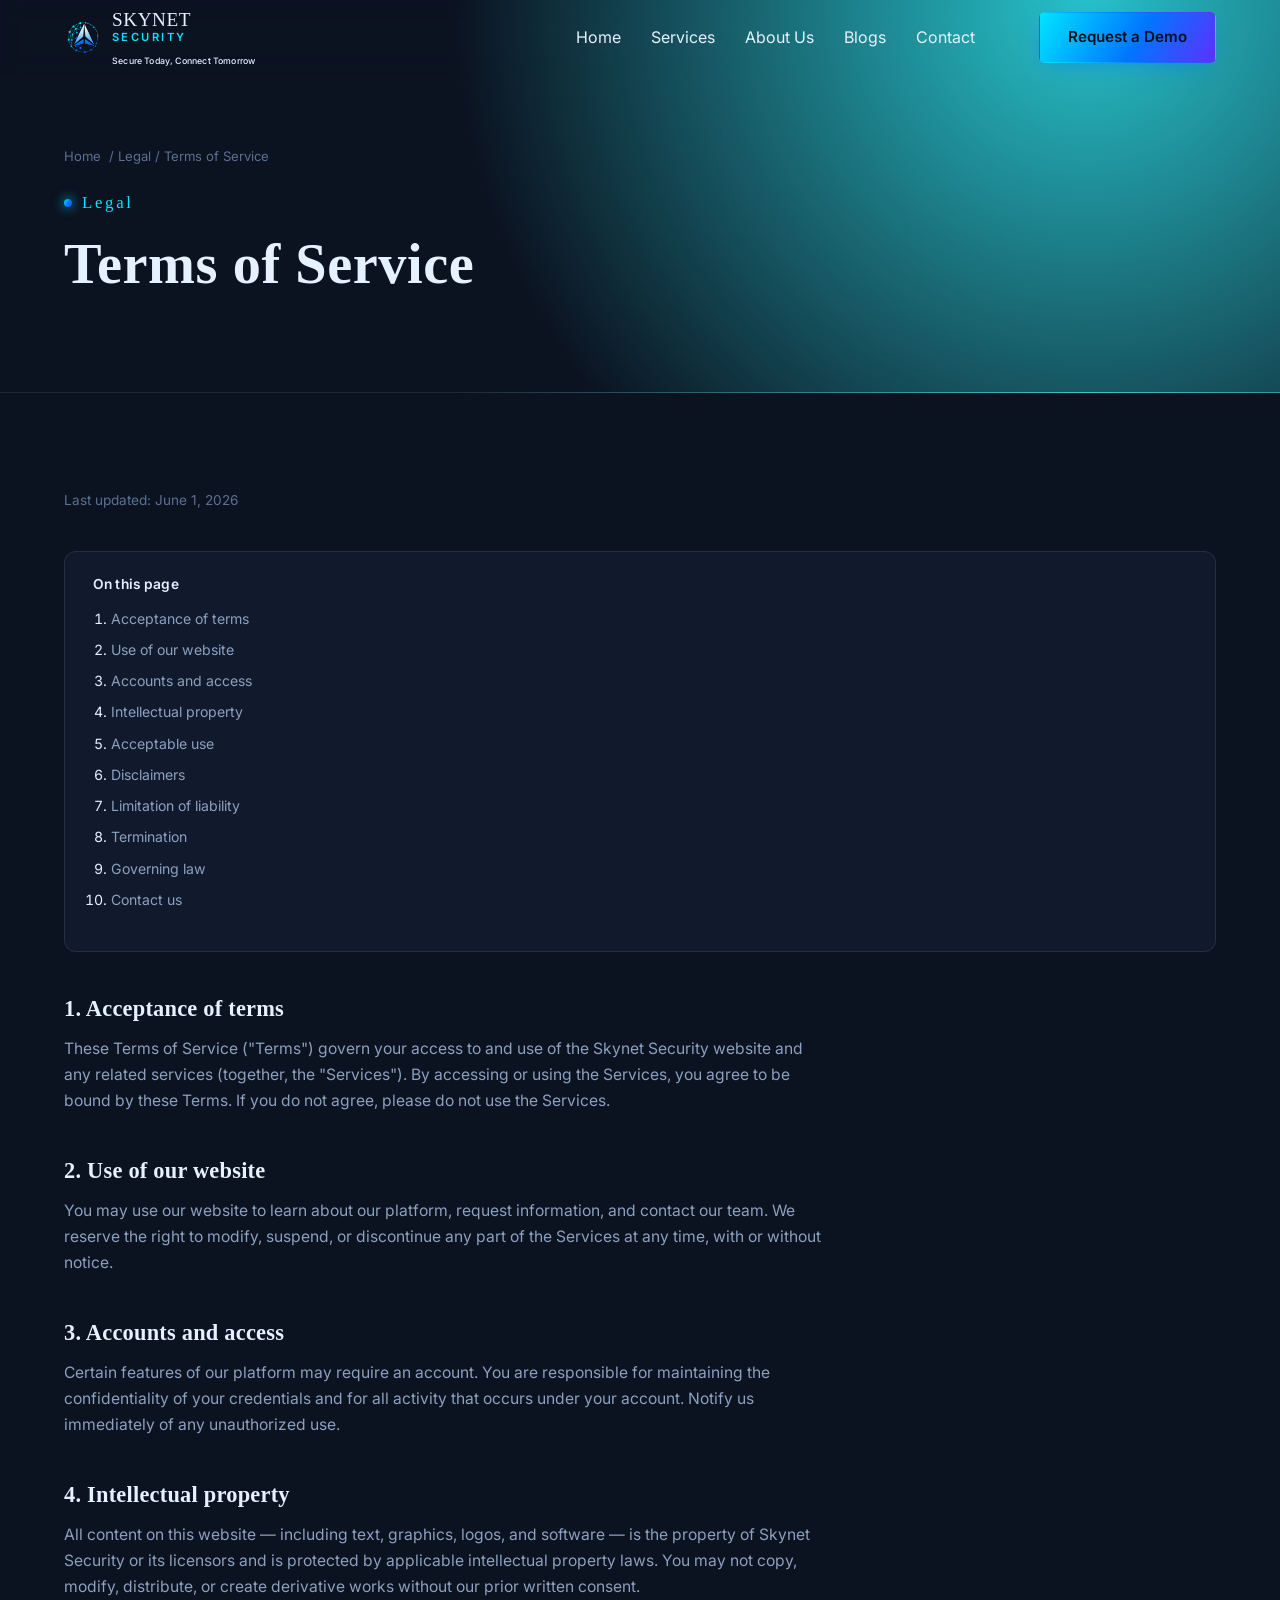
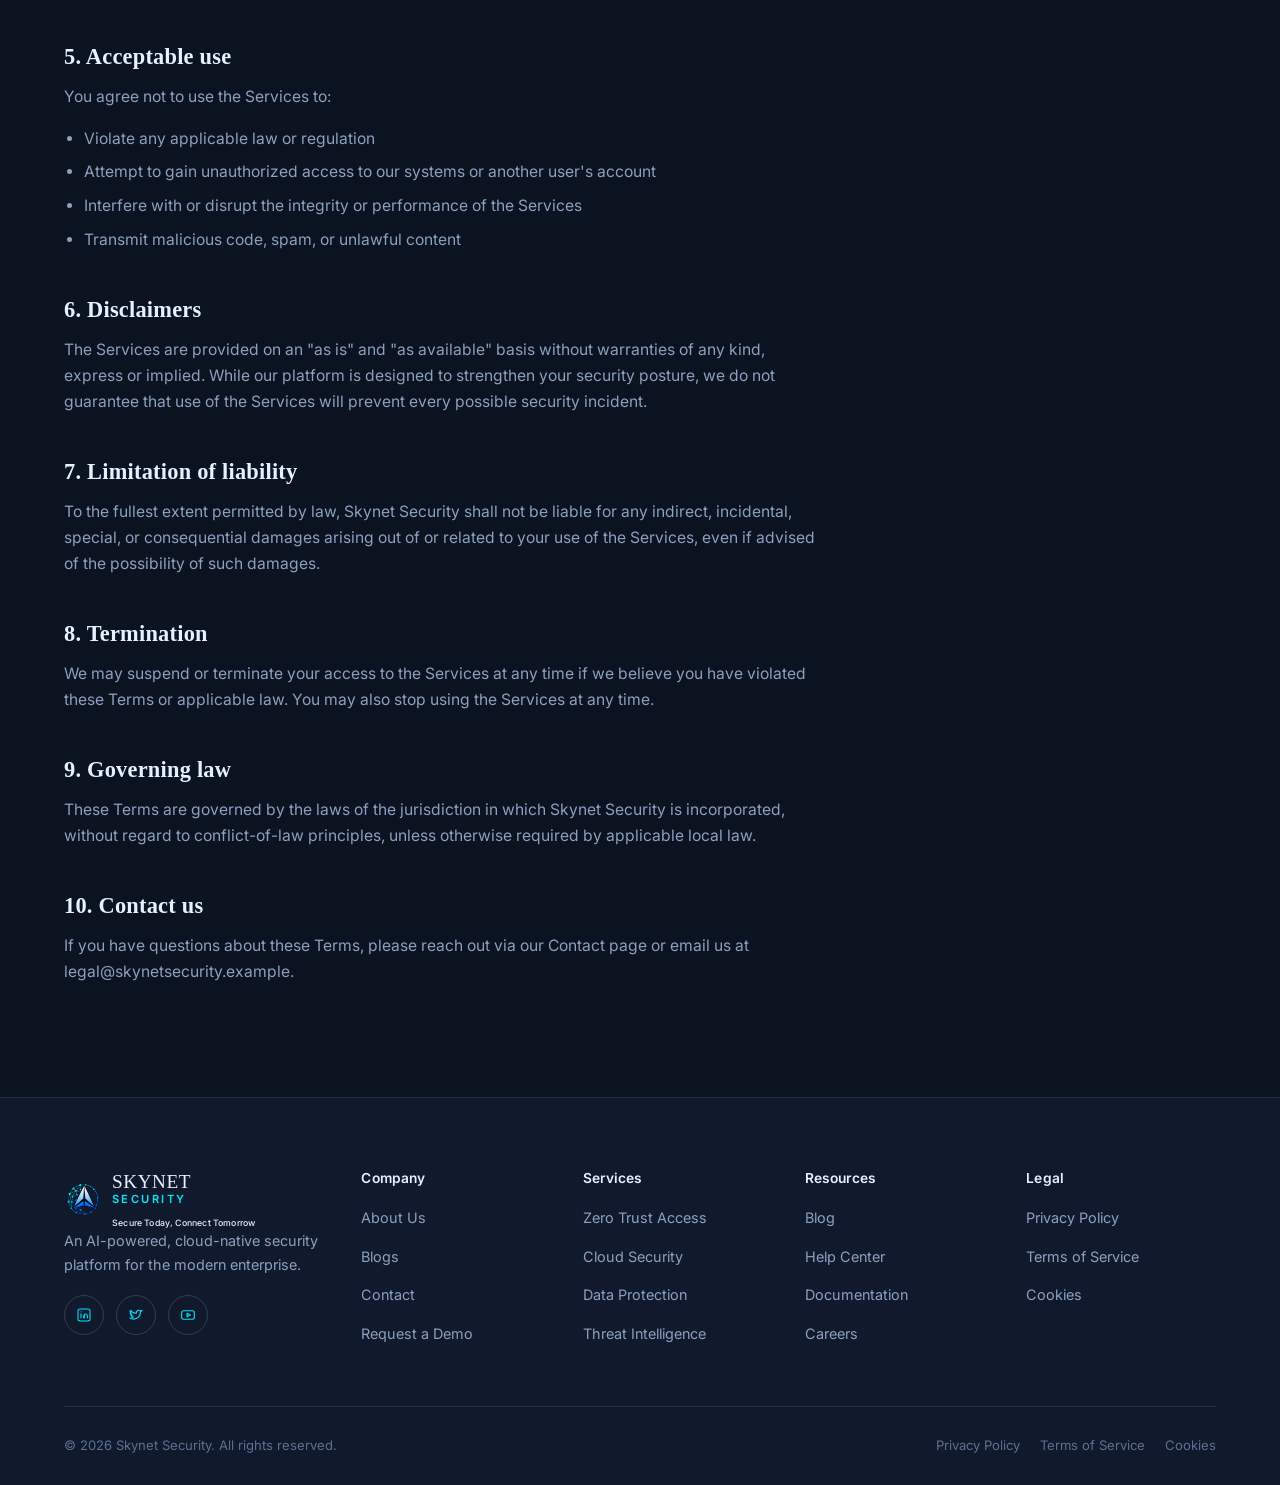
<file: terms-of-service.html>
<!DOCTYPE html>
<html lang="en">
<head>
  <meta charset="UTF-8">
  <meta name="viewport" content="width=device-width, initial-scale=1.0">
  <title>Terms of Service — Skynet Security</title>
  <meta name="description" content="The terms and conditions governing your use of Skynet Security's website and platform.">

  <link rel="preconnect" href="https://fonts.googleapis.com">
  <link href="https://fonts.googleapis.com/css2?family=Orbitron:wght@500;600;700&family=Inter:wght@400;500;600;700&display=swap" rel="stylesheet">
  <link href="https://cdn.jsdelivr.net/npm/bootstrap@5.3.3/dist/css/bootstrap.min.css" rel="stylesheet">
  <link rel="stylesheet" href="css/style.css">
  <link rel="icon" href="assets/icons/favicon.png">
</head>
<body>

  <header class="site-nav">
    <div class="container">
       <a href="index.html" class="brand">
        <img src="assets/icons/brand-logo.png" alt="Skynet Security logo">
        <span class="brand-text">
          <span class="brand-name">
            SKYNET
            <small>SECURITY</small>
          </span>
          <span class="tagline">
            Secure Today, Connect Tomorrow
          </span>
        </span>
      </a>
      <nav class="nav-links">
        <a href="index.html">Home</a>
        <a href="services.html">Services</a>
        <a href="about-us.html">About Us</a>
        <a href="blogs.html">Blogs</a>
        <a href="contact.html">Contact</a>
      </nav>
      <div class="nav-actions">
        <a href="request-a-demo.html" class="btn btn-primary">Request a Demo</a>
        <button class="nav-toggle" aria-label="Toggle menu"><span></span><span></span><span></span></button>
      </div>
    </div>
  </header>

  <section class="page-header">
    <div class="container">
      <div class="breadcrumb"><a href="index.html">Home</a> / Legal / Terms of Service</div>
      <p class="eyebrow">Legal</p>
      <h1>Terms of Service</h1>
    </div>
  </section>

  <section class="section">
    <div class="container">
      <p class="legal-updated">Last updated: June 1, 2026</p>

      <div class="legal-toc">
        <h4>On this page</h4>
        <ol>
          <li><a href="#acceptance">Acceptance of terms</a></li>
          <li><a href="#use-of-site">Use of our website</a></li>
          <li><a href="#accounts">Accounts and access</a></li>
          <li><a href="#ip">Intellectual property</a></li>
          <li><a href="#acceptable-use">Acceptable use</a></li>
          <li><a href="#disclaimers">Disclaimers</a></li>
          <li><a href="#liability">Limitation of liability</a></li>
          <li><a href="#termination">Termination</a></li>
          <li><a href="#governing-law">Governing law</a></li>
          <li><a href="#contact-terms">Contact us</a></li>
        </ol>
      </div>

      <div class="legal-content">
        <h2 id="acceptance">1. Acceptance of terms</h2>
        <p>These Terms of Service ("Terms") govern your access to and use of the Skynet Security website and any related services (together, the "Services"). By accessing or using the Services, you agree to be bound by these Terms. If you do not agree, please do not use the Services.</p>

        <h2 id="use-of-site">2. Use of our website</h2>
        <p>You may use our website to learn about our platform, request information, and contact our team. We reserve the right to modify, suspend, or discontinue any part of the Services at any time, with or without notice.</p>

        <h2 id="accounts">3. Accounts and access</h2>
        <p>Certain features of our platform may require an account. You are responsible for maintaining the confidentiality of your credentials and for all activity that occurs under your account. Notify us immediately of any unauthorized use.</p>

        <h2 id="ip">4. Intellectual property</h2>
        <p>All content on this website — including text, graphics, logos, and software — is the property of Skynet Security or its licensors and is protected by applicable intellectual property laws. You may not copy, modify, distribute, or create derivative works without our prior written consent.</p>

        <h2 id="acceptable-use">5. Acceptable use</h2>
        <p>You agree not to use the Services to:</p>
        <ul>
          <li>Violate any applicable law or regulation</li>
          <li>Attempt to gain unauthorized access to our systems or another user's account</li>
          <li>Interfere with or disrupt the integrity or performance of the Services</li>
          <li>Transmit malicious code, spam, or unlawful content</li>
        </ul>

        <h2 id="disclaimers">6. Disclaimers</h2>
        <p>The Services are provided on an "as is" and "as available" basis without warranties of any kind, express or implied. While our platform is designed to strengthen your security posture, we do not guarantee that use of the Services will prevent every possible security incident.</p>

        <h2 id="liability">7. Limitation of liability</h2>
        <p>To the fullest extent permitted by law, Skynet Security shall not be liable for any indirect, incidental, special, or consequential damages arising out of or related to your use of the Services, even if advised of the possibility of such damages.</p>

        <h2 id="termination">8. Termination</h2>
        <p>We may suspend or terminate your access to the Services at any time if we believe you have violated these Terms or applicable law. You may also stop using the Services at any time.</p>

        <h2 id="governing-law">9. Governing law</h2>
        <p>These Terms are governed by the laws of the jurisdiction in which Skynet Security is incorporated, without regard to conflict-of-law principles, unless otherwise required by applicable local law.</p>

        <h2 id="contact-terms">10. Contact us</h2>
        <p>If you have questions about these Terms, please reach out via our <a href="contact.html">Contact page</a> or email us at legal@skynetsecurity.example.</p>
      </div>
    </div>
  </section>

  <!-- FOOTER -->
  <footer class="site-footer">
    <div class="container">
      <div class="footer-top">
        <div class="footer-col footer-brand">
            <a href="index.html" class="brand">
        <img src="assets/icons/brand-logo.png" alt="Skynet Security logo">
        <span class="brand-text">
          <span class="brand-name">
            SKYNET
            <small>SECURITY</small>
          </span>
          <span class="tagline">
            Secure Today, Connect Tomorrow
          </span>
        </span>
      </a>
          <p> An AI-powered, cloud-native security platform for the modern
            enterprise.</p>
          <div class="footer-social">
            <a href="#" aria-label="LinkedIn"><img src="assets/icons/icon-linkedin.svg" alt=""></a>
            <a href="#" aria-label="X / Twitter"><img src="assets/icons/icon-twitter.svg" alt=""></a>
            <a href="#" aria-label="YouTube"><img src="assets/icons/icon-youtube.svg" alt=""></a>
          </div>
        </div>
        <div class="footer-col">
          <h4>Company</h4>
          <ul>
            <li><a href="about-us.html">About Us</a></li>
            <li><a href="blogs.html">Blogs</a></li>
            <li><a href="contact.html">Contact</a></li>
            <li><a href="request-a-demo.html">Request a Demo</a></li>
          </ul>
        </div>
        <div class="footer-col">
          <h4>Services</h4>
          <ul>
            <li><a href="services.html">Zero Trust Access</a></li>
            <li><a href="services.html">Cloud Security</a></li>
            <li><a href="services.html">Data Protection</a></li>
            <li><a href="services.html">Threat Intelligence</a></li>
          </ul>
        </div>
        <div class="footer-col">
          <h4>Resources</h4>
          <ul>
            <li><a href="blogs.html">Blog</a></li>
            <li><a href="#">Help Center</a></li>
            <li><a href="#">Documentation</a></li>
            <li><a href="#">Careers</a></li>
          </ul>
        </div>
        <div class="footer-col">
          <h4>Legal</h4>
          <ul>
            <li><a href="privacy-policy.html">Privacy Policy</a></li>
            <li><a href="terms-of-service.html">Terms of Service</a></li>
            <li><a href="cookies.html">Cookies</a></li>
          </ul>
        </div>
      </div>
      <div class="footer-bottom">
        <p>&copy; 2026 Skynet Security. All rights reserved.</p>
        <div class="legal-inline">
          <a href="privacy-policy.html">Privacy Policy</a>
          <a href="terms-of-service.html">Terms of Service</a>
          <a href="cookies.html">Cookies</a>
        </div>
      </div>
    </div>
  </footer>

  <button class="back-to-top" aria-label="Back to top"><img src="assets/icons/icon-arrow-up.svg" alt=""></button>

  <script src="https://cdn.jsdelivr.net/npm/bootstrap@5.3.3/dist/js/bootstrap.bundle.min.js"></script>
  <script src="js/main.js"></script>
</body>
</html>
</file>
<file: css/style.css>
:root {
  /* Color */
  --bg: #0b1220;
  --bg-panel: #101a2c;
  --bg-panel-alt: #141e2e;
  --cyan: #00e5ff;
  --blue: #0077ff;
  --purple: #5d30ff;
  --text: #e6f1ff;
  --text-muted: #8ca0bf;
  --text-dim: #5c7091;
  --border: rgba(230, 241, 255, 0.09);
  --border-strong: rgba(230, 241, 255, 0.16);

  /* Gradients */
  --grad-brand: linear-gradient(
    120deg,
    var(--cyan) 0%,
    var(--blue) 55%,
    var(--purple) 100%
  );
  --grad-panel: linear-gradient(
    180deg,
    rgba(0, 229, 255, 0.06),
    rgba(93, 48, 255, 0.02)
  );

  /* Type */
  --font-display: "Orbitron", sans-serif;
  --font-display2: "DM Serif Display", serif;
  --font-body: "Inter", sans-serif;
  --font-body2: "Times New Roman", serif;

  /* Layout */
  --maxw: 1200px;
  --radius-sm: 6px;
  --radius-md: 12px;
  --radius-lg: 20px;
  --nav-h: 76px;
}

/* ---------- Reset / base ---------- */
*,
*::before,
*::after {
  box-sizing: border-box;
}
html {
  scroll-behavior: smooth;
}
body {
  margin: 0;
  background: var(--bg); 
  color: var(--text);
  font-family: var(--font-body);
  font-size: 16px;
  line-height: 1.65;
  -webkit-font-smoothing: antialiased;
  overflow-x: hidden;
}
img {
  max-width: 100%;
  display: block;
}
a {
  color: inherit;
  text-decoration: none;
}
ul {
  margin: 0;
  padding: 0;
  list-style: none;
}
h1,
h2,
h3,
h4 {
  font-family: var(--font-display2);
  font-weight: 600;
  line-height: 1.2;
  margin: 0 0 0.6em;
  letter-spacing: 0.01em;
}
h1 {
  font-size: clamp(2.4rem, 4.4vw, 3.7rem);
}
h2 {
  font-size: clamp(1.8rem, 3vw, 2.5rem);
}
h3 {
  font-size: 1.25rem;
}
p {
  margin: 0 0 1em;
  color: var(--text-muted);
}
.container {
  max-width: var(--maxw);
  margin: 0 auto;
  padding: 0 24px;
}
.section {
  padding: 96px 0;
  position: relative;
}
.section-tight {
  padding: 64px 0;
}
.section-alt {
  background: var(--bg-panel);
}

:focus-visible {
  outline: 2px solid var(--cyan);
  outline-offset: 3px;
  border-radius: 4px;
}

.eyebrow {
  font-family: var(--font-display2);
  font-size: 0.72rem;
  letter-spacing: 0.16em;
  color: var(--cyan);
  display: inline-flex;
  align-items: center;
  gap: 10px;
  margin-bottom: 16px;
}
.eyebrow::before {
  content: "";
  width: 8px;
  height: 8px;
  border-radius: 50%;
  background: var(--grad-brand);
  box-shadow: 0 0 12px var(--cyan);
}

.section-head {
  max-width: 640px;
  margin-bottom: 48px;
}
.section-head.center {
  margin-left: auto;
  margin-right: auto;
  text-align: center;
}
.section-head p:last-child {
  margin-bottom: 0;
}

/* ---------- Buttons ---------- */
.btn {
  display: inline-flex;
  align-items: center;
  justify-content: center;
  gap: 8px;
  font-family: var(--font-body);
  font-weight: 600;
  font-size: 0.95rem;
  padding: 13px 28px;
  border-radius: var(--radius-sm);
  border: 1px solid transparent;
  cursor: pointer;
  transition:
    transform 0.18s ease,
    box-shadow 0.18s ease,
    background 0.18s ease,
    color 0.18s ease,
    border-color 0.18s ease;
  white-space: nowrap;
}
.btn-primary {
  background: var(--grad-brand);
  color: #04111c;
  box-shadow: 0 8px 24px -8px rgba(0, 119, 255, 0.55);
}
.btn-primary:hover {
  transform: translateY(-2px);
  box-shadow: 0 12px 28px -6px rgba(0, 229, 255, 0.45);
}
.btn-outline {
  background: transparent;
  color: var(--text);
  border-color: var(--border-strong);
}
.btn-outline:hover {
  border-color: var(--cyan);
  color: var(--cyan);
}
.btn-ghost {
  background: transparent;
  color: var(--cyan);
  padding: 13px 4px;
}
.btn-ghost::after {
  content: "";
}
.btn-block {
  width: 100%;
}
.btn-lg {
  padding: 16px 34px;
  font-size: 1rem;
}

/* =========================================
   Navbar
   ========================================= */

.site-nav {
  position: fixed;
  inset: 0 0 auto;
  z-index: 1000;
  height: var(--nav-h);
  display: flex;
  align-items: center;
  background: rgba(11, 18, 32, 0.35); 
  background:transparent;
  border-bottom: 1px solid transparent;
  backdrop-filter: blur(10px);
  transition:
    background 0.25s ease,
    border-color 0.25s ease;
}

/* Scrolled state */

.site-nav.is-scrolled {
  background: rgba(11, 18, 32, 0.644); 
  border-bottom-color: var(--border);
}

.site-nav .container {
  width: 100%;
  margin-inline: auto;
  display: flex;
  align-items: center;
  justify-content: space-between;
  gap: 24px;
}

/* =============Brand======== */

.brand {
  display: flex;
  align-items: center;
  gap: 8px;
  flex-shrink: 0;
  color: var(--text);
  background-color: transparent;
  font-family: var(--font-display2);
  text-decoration: none;
}

.brand img {
  width: 48px;
  height: 48px;
  object-fit: cover;
}

/* Brand name wrapper */
.brand-text {
  display: flex;
  flex-direction: column;
  gap: 5px;
}

/* SKYNET SECURITY */
.brand-name {
  display: block;
  font-size: 1.2rem;
  line-height: 1.2;
  letter-spacing: 0.03em;
}

/* SECURITY */
.brand small {
  display: block;
  color: var(--cyan);
  font-family: var(--font-body);
  font-size: 0.7rem;
  font-weight: 600;
  letter-spacing: 0.22em;
  line-height: 1.2;
}

/* Tagline */
.brand .tagline {
  display: block;
  margin-top: 5px;
  color: var(--text);
  font-family: var(--font-body);
  font-size: 0.55rem;
  font-weight: 500;
  letter-spacing: 0.02em;
  line-height: 1.5;
  white-space: nowrap;
}

.nav-links {
  display: flex;
  align-items: center;
  gap: 30px;
  margin-left: auto;
}

.nav-actions {
  display: flex;
  align-items: center;
  gap: 14px;
  flex-shrink: 0;
}
.nav-links a:hover {
  border-bottom: 2px solid var(--cyan);
  transform: rotateY(2deg);
  transition: all 0.2s ease;
}

.nav-links a.is-active {
  color: #007bff;
  border-bottom: 2px solid var(--cyan);
}

.nav-links a.is-active {
  font-weight: 600;
}
/* --- Mobile Menu Toggle ------*/

.nav-toggle {
  display: none;
  flex-direction: column;
  gap: 5px;
  width: 26px;
  padding: 6px 0;
  background: none;
  border: none;
  cursor: pointer;
}

.nav-toggle span {
  width: 100%;
  height: 2px;
  background: var(--text);
  transition:
    transform 0.2s ease,
    opacity 0.2s ease;
}

/*  Mobile Demo Button */

.mobile-demo-btn {
  display: none;
}

/* ----- Mobile Navbar ---- */

@media (max-width: 768px) {

  .site-nav .container {
    gap: 12px;
  }

  /* Hide desktop navigation and buttons */

  .nav-links,
  .nav-actions .btn-outline,
  .nav-actions .btn-primary {
    display: none;
  }

  /* Mobile actions */

  .nav-actions {
    margin-left: 0;
    gap: 14px;
  }

  .nav-toggle {
    display: flex;
    margin-left: auto;
  }

  /* Open mobile menu */
  .site-nav.nav-open .nav-links {
    position: absolute;
    inset: 100% 0 auto;
    display: flex;
    flex-direction: column;
    align-items: flex-start;
    gap: 4px;
    width: 100%;
    box-sizing: border-box;
    padding: 16px 24px 24px;
    background: rgba(11, 18, 32, 0.98);
    border-bottom: 1px solid var(--border);
  }

  /* Mobile links */

  .site-nav.nav-open .nav-links a {
    width: 100%;
    padding: 10px 0;
  }

  /* Mobile demo button */

  .site-nav.nav-open .mobile-demo-btn {
    display: inline-flex;
    justify-content: center;
    width: 100%;
    margin-top: 8px;
    color: var(--text);
  }
}

/* ------ Desktop Navbar ------ */

@media (min-width: 769px) {
 
  .brand img {
  width: 40px;
  height: 40px;
  object-fit: cover;
}
  .nav-links {
    margin-left: auto;
  }

  .nav-actions {
    gap: 0;
    margin-left: 40px;
  }

}
/* ============== Hero =========== */
.hero {
  position: relative;
  min-height: 100vh;
  display: flex;
  align-items: center;
  padding-top: var(--nav-h);
  overflow: hidden;
  background:
    radial-gradient(
      circle at 78% 28%,
      rgba(93, 48, 255, 0.22),
      transparent 55%
    ),
    radial-gradient(
      circle at 12% 78%,
      rgba(0, 229, 255, 0.12),
      transparent 55%
    ),
    var(--bg);
}
.hero-canvas {
  position: absolute;
  inset: 0;
  width: 100%;
  height: 100%;
  z-index: 1;
}
.hero-fade {
  position: absolute;
  left: 0;
  right: 0;
  bottom: 0;
  height: 22%;
  background: linear-gradient(180deg, transparent, var(--bg));
  z-index: 2;
  pointer-events: none;
}
.hero .container {
  position: relative;
  z-index: 3;
  display: grid;
  grid-template-columns: 1.15fr 0.85fr;
  gap: 48px;
  align-items: center;
  padding-top: 60px;
  padding-bottom: 60px;
}
.hero-copy h1 {
  margin-bottom: 22px;
}
.hero-copy h1 span {
  display: block;
  background: var(--grad-brand);
  -webkit-background-clip: text;
  background-clip: text;
  color: transparent;
}
.hero-copy p {
  font-size: 1.08rem;
  max-width: 480px;
  color: var(--text-muted);
}
.hero-cta {
  display: flex;
  gap: 16px;
  margin: 32px 0 40px;
}
@media (max-width: 768px) {
  .hero-cta {
    flex-direction: column;
    align-items: center;
    justify-content: center;
    gap: 12px;
  }

  .hero-cta .btn {
    width: 100%;
    max-width: 280px;
    text-align: center;
  }
}
.hero-meta {
  display: flex;
  gap: 36px;
  flex-wrap: wrap;
}
.hero-meta div strong {
  display: block;
  font-family: var(--font-display2);
  font-size: 1.5rem;
  color: var(--text);
}
.hero-meta div span {
  font-size: 0.82rem;
  color: var(--text-dim);
}

/* ---------- Trust strip ---------- */
/* .trust-strip {
  padding: 10px 0;
  border-bottom: 1px solid var(--border);
  border-top: 1px solid var(--border);
}
.trust-strip .container {
  display: flex;
  align-items: center;
  gap:40px;
  flex-wrap: wrap;
}
.trust-strip .trust-label {
  font-size: 0.82rem;
  color:var(--text-dim);
  white-space: nowrap;
  display: block;
  margin-bottom: 20px;
}
.trust-logos {
  display: flex;
  align-items: center;
  justify-content: space-around;
  gap: 44px;
  flex: 1;
  flex-wrap: wrap;
  opacity: 0.8;
}
.trust-logos img {
  height: 80px;
  padding-bottom: 10px;
} */
/* 
@media (max-width:770px) {
  
  .trust-strip {
    padding: 8px 0;
    overflow: hidden;
  }

  .trust-strip .container {
    display: block;
    width: 100vw;
    max-width: 100vw;
    margin-top: 20px;
    margin-left: calc(50% - 50vw);
    margin-right: calc(50% - 50vw);
    padding-left: 0;
    padding-right: 0;
  }

  .trust-strip marquee {
    display: flex;
    flex-direction: column;
    align-items: center;
    justify-content: space-around;
    min-height: 30px;
    width: 100vw;
  }

  .trust-strip .trust-label {
    font-size: 0.68rem;
    white-space: nowrap;
    margin-bottom: 20px;
  }

  .trust-logos {
    gap: 40px;
    min-width: max-content;
  }

  .trust-logos img {
    height: 60px;
    flex-shrink: 0;
  }
} */

/* ---------- Icon tiles / cards ---------- */
.tile-grid {
  display: grid;
  grid-template-columns: repeat(4, minmax(0, 1fr));
  gap: 24px;
}
.grid-3 {
  grid-template-columns: repeat(3, minmax(0, 1fr));
}
.grid-2{
  grid-template-columns: repeat(2,minmax(0,1fr));
}

.tile {
  background: var(--bg-panel);
  border: 1px solid var(--border);
  border-top: 2px solid transparent;
  border-radius: var(--radius-md);
  padding: 28px 24px;
  transition:
    border-color 0.2s ease,
    transform 0.2s ease;
}
.tile:hover {
  border-top-color: var(--cyan);
  transform: translateY(-4px);
}
.tile .tile-icon {
  width: 40px;
  height: 40px;
  border-radius: var(--radius-sm);
  background: var(--bg-panel-alt);
  border: 1px solid var(--border-strong);
  display: flex;
  align-items: center;
  justify-content: center;
  margin-bottom: 18px;
}
.tile .tile-icon img,
.tile .title-icon img {
  width: 25px;
  height: 25px;
}
.tile h3 {
  margin-bottom: 8px;
  font-size: 1.05rem;
}
.tile p {
  font-size: 0.92rem;
  margin-bottom: 0;
}
/* ======== Tablet===== */

@media (min-width: 601px) and (max-width: 1024px) {

  .tile-grid {
    grid-template-columns: repeat(2, minmax(0, 1fr));
  }

}

/* ========= Mobile ===== */

@media (max-width: 600px) {
  .tile-grid {
    display: grid;
    grid-template-columns: 1fr;
  }

}
/* ---------- Split / zig-zag feature rows ---------- */
.split {
  display: grid;
  grid-template-columns: 1fr 1fr;
  gap: 64px;
  align-items: center;
}
.split.reverse .split-media {
  order: 2;
}
.split-media {
  position: relative;
  border-radius: var(--radius-lg);
  overflow: hidden;
  background: var(--grad-panel);
  padding: 6px;
  display: flex;
  align-items: center;
  justify-content: center;
}
.split-media img {
  display: block;
  width: 100%;
  height: 100%;
  max-height: 100%;
  object-fit: cover;
  border-radius: calc(var(--radius-lg) - 6px);
}
.split-body ul {
  margin-top: 22px;
}
.split-body ul li {
  display: flex;
  gap: 12px;
  align-items: flex-start;
  padding: 10px 0;
  border-bottom: 1px solid var(--border);
  font-size: 0.95rem;
  color: var(--text);
}
.split-body ul li:last-child {
  border-bottom: none;
}
.split-body ul li img {
  width: 18px;
  height: 18px;
  margin-top: 3px;
}

/* ---------- Stats ---------- */
.stat-row {
  display: grid;
  grid-template-columns: repeat(4, 1fr);
  gap: 24px;
}
.stat-card {
  padding: 30px 26px;
  border: 1px solid var(--border);
  border-radius: var(--radius-md);
  background: var(--bg-panel);
}
.stat-card strong {
  display: block;
  font-family: var(--font-display2);
  font-size: 2.4rem;
  background: var(--grad-brand);
  -webkit-background-clip: text;
  background-clip: text;
  color: transparent;
}
.stat-card span {
  font-size: 0.88rem;
  color: var(--text-muted);
}

/* ---------- CTA banner ---------- */
.cta-banner {
  border-radius: var(--radius-lg);
  padding: 56px;
  background: linear-gradient(
    120deg,
    rgba(0, 229, 255, 0.14),
    rgba(93, 48, 255, 0.258)
  );
  border: 1px solid var(--border-strong);
  display: flex;
  align-items: center;
  justify-content: space-between;
  gap: 32px;
  flex-wrap: wrap;
}
.cta-banner h2 {
  margin-bottom: 8px;
}
.cta-banner p {
  margin-bottom: 0;
  max-width: 480px;
}
.cta-banner-actions {
  display: flex;
  gap: 14px;
  flex-wrap: wrap;
}

/* ---------- Footer ---------- */
.site-footer {
  border-top: 1px solid var(--border);
  padding: 72px 0 28px;
  background: var(--bg-panel);
}
.footer-top {
  display: grid;
  grid-template-columns: 1.4fr 1fr 1fr 1fr 1fr;
  gap: 32px;
  padding-bottom: 48px;
  border-bottom: 1px solid var(--border);
}
.footer-brand p {
  font-size: 0.9rem;
  max-width: 280px;
}
.footer-social {
  display: flex;
  gap: 12px;
  margin-top: 18px;
}
.footer-social a {
  width: 40px;
  height: 40px;
  border-radius: 50%;
  border: 1px solid var(--border-strong);
  display: flex;
  align-items: center;
  justify-content: center;
  transition:
    border-color 0.2s ease,
    background 0.2s ease;
}
.footer-social a img {
  width: 16px;
  height: 16px;
}
.footer-social a:hover {
  border-color: var(--cyan);
  background: rgba(0, 229, 255, 0.08);
}
.footer-col h4 {
  font-family: var(--font-body);
  font-weight: 600;
  font-size: 0.86rem;
  color: var(--text);
  margin-bottom: 18px;
}
.footer-col ul li {
  margin-bottom: 12px;
}
.footer-col ul li a {
  font-size: 0.9rem;
  color: var(--text-muted);
  transition: color 0.2s ease;
}
.footer-col ul li a:hover {
  color: var(--cyan);
}
.footer-bottom {
  display: flex;
  justify-content: space-between;
  align-items: center;
  padding-top: 28px;
  flex-wrap: wrap;
  gap: 12px;
}
.footer-bottom p {
  margin: 0;
  font-size: 0.82rem;
  color: var(--text-dim);
}
.footer-bottom .legal-inline {
  display: flex;
  gap: 20px;
}
.footer-bottom .legal-inline a {
  font-size: 0.82rem;
  color: var(--text-dim);
}
.footer-bottom .legal-inline a:hover {
  color: var(--cyan);
}

/* ---------- Inner page header (non-home) ---------- */
.page-header {
  padding: calc(var(--nav-h) + 70px) 0 60px;
  background:
    radial-gradient(
      circle at 85% 0%,
      rgba(48, 248, 255, 0.769),
      transparent 55%
    ),
    var(--bg);
  border-bottom: 1px solid var(--border);
}
.page-header .eyebrow {
  margin-bottom: 14px;
}
.page-header p {
  max-width: 620px;
  font-size: 1.05rem;
}
.breadcrumb {
  display: flex;
  gap: 8px;
  align-items: center;
  font-size: 0.82rem;
  color: var(--text-dim);
  margin-bottom: 20px;
}
.breadcrumb a {
  color: var(--text-dim);
}
.breadcrumb a:hover {
  color: var(--cyan);
}
/*  MOBILE FOOTER ONLY    */

@media (max-width: 768px) {

  .site-footer {
    padding: 50px 20px 22px;
  }

  .site-footer .container {
    width: 100%;
    max-width: 100%;
    padding: 0;
  }

  /* Main footer grid */
  .site-footer .footer-top {
    display: grid;
    grid-template-columns: repeat(2, minmax(0, 1fr));
    gap: 38px 24px;
    padding-bottom: 38px;
  }

  /* Brand takes full row */
  .site-footer .footer-brand {
    grid-column: 1 / -1;
    width: 100%;
  }

  .site-footer .footer-brand p {
    max-width: 100%;
    margin-top: 20px;
    line-height: 1;
  }

  /* Footer headings */
  .site-footer .footer-col h4 {
    margin-bottom: 14px;
    font-size: 0.85rem;
  }

  /* Footer lists */
  .site-footer .footer-col ul {
    margin: 0;
    padding: 0;
  }

  .site-footer .footer-col ul li {
    margin-bottom: 10px;
  }

  .site-footer .footer-col ul li a {
    font-size: 0.86rem;
    line-height: 1.5;
  }

  /* Social icons */
  .site-footer .footer-social {
    display: grid;
    grid-template-columns: repeat(3, minmax(0, 1fr));
    gap: 10px;
    margin-top: 18px;
    border-top: 1px solid var(--cyan);
    border-bottom: 1px solid var(--cyan);
    padding: 15px;
  }

  .site-footer .footer-social a {
    width: 36px;
    height: 36px;
    flex: 0 0 36px;
  }

  /* Bottom footer */
  .site-footer .footer-bottom {
    display: flex;
    flex-direction: column;
    align-items: flex-start;
    justify-content: flex-start;
    gap: 18px;
    padding-top: 24px;
  }

  .site-footer .footer-bottom p {
    width: 100%;
    margin: 0;
    font-size: 0.78rem;
    line-height: 1.5;
  }

  /* Bottom legal links */
  .site-footer .footer-bottom .legal-inline {
    display: flex;
    flex-wrap: wrap;
    align-items: center;
    gap: 8px 18px;
    width: 100%;
  }

  .site-footer .footer-bottom .legal-inline a {
    font-size: 0.78rem;
    white-space: nowrap;
  }
}


/* ---------- Services page ---------- */
.service-detail {
  display: grid;
  grid-template-columns: repeat(3, minmax(0, 1fr));
  gap: 24px;
}
.service-card {
  border: 1px solid var(--border);
  border-radius: var(--radius-md);
  padding: 32px;
  background: var(--bg-panel);
  position: relative;
}
.service-card .tile-icon {
  width: 42px;
  height: 42px;
  margin-bottom: 18px;
  padding: 8px;
}
.service-card .tile-icon img {
  width: 30px;
  height: 30px;
}
.service-card h3 {
  margin-bottom: 10px;
}
.service-card ul {
  margin-top: 16px;
}
.service-card ul li {
  font-size: 0.88rem;
  color: var(--text-muted);
  padding: 4px 0 4px 20px;
  position: relative;
}
.service-card ul li::before {
  content: "";
  position: absolute;
  left: 0;
  top: 11px;
  width: 8px;
  height: 1px;
  background: var(--cyan);
}
/*------Mobile Screan-----*/
@media (max-width:721px) {
  .split,
  .split.reverse .split-media {
    order: initial;
  }
  .split {
    grid-template-columns: 1fr;
  }
  .split-media {
    order: -1;
  }
}
/* ---------- Process steps ---------- */
.process-list {
  display: flex;
  flex-direction: column;
}
.process-item {
  display: grid;
  grid-template-columns: 70px 1fr;
  gap: 24px;
  padding: 28px 0;
  border-bottom: 1px solid var(--border);
}
.process-item:first-child {
  padding-top: 0;
}
.process-item:last-child {
  border-bottom: none;
}
.process-num {
  font-family: var(--font-display2);
  font-size: 1.4rem;
  color: var(--cyan);
  opacity: 0.7;
}
.process-item h3 {
  margin-bottom: 6px;
}
.process-item p {
  margin-bottom: 0;
  max-width: 560px;
}

/* ---------- Team / About ---------- */
.value-list {
  display: grid;
  grid-template-columns: repeat(4, 1fr);
  gap: 24px;
}
.team-grid {
  display: grid;
  grid-template-columns: repeat(4, 1fr);
  gap: 24px;
}
.team-card {
  border: 1px solid var(--border);
  border-radius: var(--radius-md);
  overflow: hidden;
  background: var(--bg-panel);
}
.team-card img {
  width: 100%;
  aspect-ratio: 1/1;
  object-fit: cover;
}
.team-card .team-info {
  padding: 18px 20px;
}
.team-card h3 {
  font-size: 1rem;
  margin-bottom: 2px;
}
.team-card span {
  font-size: 0.82rem;
  color: var(--cyan);
}
.timeline {
  border-left: 1px solid var(--border-strong);
  padding-left: 32px;
  display: flex;
  flex-direction: column;
  gap: 36px;
}
.timeline-item {
  position: relative;
}
.timeline-item::before {
  content: "";
  position: absolute;
  left: -38px;
  top: 4px;
  width: 12px;
  height: 12px;
  border-radius: 50%;
  background: var(--grad-brand);
  box-shadow: 0 0 0 4px var(--bg);
}
.timeline-item strong {
  color: var(--cyan);
  font-family: var(--font-display2);
  font-size: 0.85rem;
}

/* ---------- Blog ---------- */
.blog-filter {
  display: flex;
  gap: 10px;
  flex-wrap: wrap;
  margin-bottom: 40px;
}
.blog-filter button {
  background: transparent;
  border: 1px solid var(--border-strong);
  color: var(--text-muted);
  padding: 9px 20px;
  border-radius: 30px;
  font-size: 0.86rem;
  cursor: pointer;
  transition: all 0.2s ease;
}
.blog-filter button.is-active,
.blog-filter button:hover {
  border-color: var(--cyan);
  color: var(--text);
  background: rgba(0, 229, 255, 0.08);
}
.blog-grid {
  display: grid;
  grid-template-columns: repeat(3, 1fr);
  gap: 28px;
}
.blog-card {
  border: 1px solid var(--border);
  border-radius: var(--radius-md);
  overflow: hidden;
  background: var(--bg-panel);
  display: flex;
  flex-direction: column;
  transition:
    transform 0.2s ease,
    border-color 0.2s ease;
}
.blog-card:hover {
  transform: translateY(-4px);
  border-color: var(--border-strong);
}
.blog-card .blog-thumb {
  aspect-ratio: 16/10;
  overflow: hidden;
}
.blog-card .blog-thumb img {
  width: 100%;
  height: 100%;
  object-fit: cover;
}
.blog-card .blog-body {
  padding: 22px 22px 26px;
  flex: 1;
  display: flex;
  flex-direction: column;
}
.blog-tag {
  font-size: 0.72rem;
  letter-spacing: 0.08em;
  color: var(--cyan);
  margin-bottom: 10px;
}
.blog-card h3 {
  font-size: 1.08rem;
  margin-bottom: 10px;
}
.blog-meta {
  margin-top: auto;
  display: flex;
  justify-content: space-between;
  font-size: 0.78rem;
  color: var(--text-dim);
  padding-top: 14px;
}
.blog-featured {
  display: grid;
  grid-template-columns: 1.1fr 0.9fr;
  gap: 0;
  align-items: stretch;
  border: 1px solid var(--border);
  border-radius: var(--radius-lg);
  overflow: hidden;
  background: var(--bg-panel);
  margin-bottom: 56px;
}

.blog-featured .blog-thumb {
  width: 100%;
  aspect-ratio: 16 / 10;
  overflow: hidden;
}

.blog-featured .blog-thumb img {
  width: 100%;
  height: 100%;
  display: block;
  object-fit: cover;
}

.blog-featured .blog-body {
  padding: 40px;
  display: flex;
  flex-direction: column;
  justify-content: center;
  min-width: 0;
}
.pagination {
  display: flex;
  justify-content: center;
  gap: 10px;
  margin-top: 52px;
}
.pagination a {
  width: 38px;
  height: 38px;
  display: flex;
  align-items: center;
  justify-content: center;
  border: 1px solid var(--border-strong);
  border-radius: var(--radius-sm);
  font-size: 0.85rem;
  color: var(--text-muted);
}
.pagination a.is-active {
  background: var(--grad-brand);
  color: #04111c;
  border-color: transparent;
}
@media (max-width:600px) {
  .blog-grid{
    display: grid;
    grid-template-columns: 1fr;
  }
  .blog-featured {
    grid-template-columns: 1fr;
  }
  .blog-featured .blog-thumb {
    height: 220px;
  }
}

/* ---------- Contact ---------- */
.contact-wrap {
  display: grid;
  grid-template-columns: minmax(0, 0.9fr) minmax(0, 1.1fr);
  gap: 56px;
}
.contact-wrap > * {
  min-width: 0;
}
.contact-info-card {
  display: flex;
  gap: 16px;
  padding: 20px 0;
  border-bottom: 1px solid var(--border);
}
.contact-info-card:first-child {
  padding-top: 0;
}
.contact-info-card .tile-icon {
  flex-shrink: 0;
  margin-bottom: 0;
}
.contact-info-card h3 {
  font-size: 0.98rem;
  margin-bottom: 4px;
}
.contact-info-card p {
  margin-bottom: 0;
  font-size: 0.9rem;
}
.contact-info-card > div:last-child {
  min-width: 0;
  overflow-wrap: anywhere;
}
.map-frame {
  margin-top: 28px;
  border-radius: var(--radius-md);
  border: 1px solid var(--border);
  color: var(--text-dim);
  font-size: 0.85rem;
  overflow: hidden;
}
.map-frame iframe {
  display: block;
  width: 100%;
  max-width: 100%;
}

/* ---------- Forms ---------- */
.form-card {
  background: var(--bg-panel);
  border: 1px solid var(--border);
  border-radius: var(--radius-lg);
  padding: 40px;
}
.form-row {
  display: grid;
  grid-template-columns: 1fr 1fr;
  gap: 20px;
}
.form-group {
  margin-bottom: 20px;
}
.form-group label {
  display: block;
  font-size: 0.85rem;
  color: var(--text-muted);
  margin-bottom: 8px;
}
.form-group input,
.form-group select,
.form-group textarea {
  width: 100%;
  background: var(--bg);
  border: 1px solid var(--border-strong);
  border-radius: var(--radius-sm);
  padding: 13px 16px;
  color: var(--text);
  font-family: var(--font-body);
  font-size: 0.94rem;
  transition:
    border-color 0.2s ease,
    box-shadow 0.2s ease;
}
.form-group textarea {
  resize: vertical;
  min-height: 120px;
}
.form-group input:focus,
.form-group select:focus,
.form-group textarea:focus {
  outline: none;
  border-color: var(--cyan);
  box-shadow: 0 0 0 3px rgba(0, 229, 255, 0.14);
}
.form-group input::placeholder,
.form-group textarea::placeholder {
  color: var(--text-dim);
}
.form-check {
  display: flex;
  align-items: flex-start;
  gap: 10px;
  font-size: 0.84rem;
  color: var(--text-muted);
}
.form-check input {
  width: auto;
  margin-top: 3px;
  accent-color: var(--cyan);
}
.form-status {
  margin-top: 16px;
  font-size: 0.88rem;
  padding: 12px 16px;
  border-radius: var(--radius-sm);
  display: none;
}
.form-status.is-visible {
  display: block;
}
.form-status.success {
  background: rgba(0, 229, 255, 0.1);
  border: 1px solid rgba(0, 229, 255, 0.35);
  color: var(--cyan);
}

/* ---------- Tablet ---------- */

@media (max-width: 991.98px) {

  .contact-wrap {
    grid-template-columns: minmax(0, 1fr);
    gap: 36px;
  }

  .contact-info {
    width: 100%;
  }

  .form-card {
    padding: 32px;
  }

  .map-frame iframe {
    height: 320px;
  }

}
/* ---------- Mobile ---------- */
@media (max-width: 767.98px) {
 
  .contact-wrap {
    grid-template-columns: minmax(0, 1fr);
    gap: 28px;
  }
  .contact-info-card {
    gap: 12px;
    padding: 16px 0;
  }

  .contact-info-card h3 {
    font-size: 0.95rem;
  }

  .contact-info-card p {
    font-size: 0.88rem;
    line-height: 1.65;
  }

  .form-card {
    padding: 24px 20px;
    border-radius: var(--radius-md);
    width: 100%;
  }

  .form-row {
    grid-template-columns: minmax(0, 1fr);
    gap: 0;
  }

  .form-group {
    margin-bottom: 18px;
  }

  .form-group label {
    font-size: 0.84rem;
  }

  .form-group input,
  .form-group select,
  .form-group textarea {
    font-size: 16px;
    padding: 12px 14px;
  }

  .form-group textarea {
    min-height: 130px;
  }

  .form-check {
    font-size: 0.8rem;
    gap: 8px;
  }

  .map-frame {
    margin-top: 22px;
  }

  .map-frame iframe {
    height: 280px;
  }

}

/* ---------- Demo page: benefits + logos ---------- */
.demo-wrap {
  display: grid;
  grid-template-columns: 1fr 1fr;
  gap: 56px;
  align-items: flex-start;
}
.demo-benefits li {
  display: flex;
  gap: 14px;
  padding: 16px 0;
  border-bottom: 1px solid var(--border);
}
.demo-benefits li:first-child {
  padding-top: 0;
}
.demo-benefits img {
  width: 20px;
  height: 20px;
  margin-top: 2px;
}
.demo-benefits h3 {
  font-size: 0.98rem;
  margin-bottom: 4px;
}
.demo-benefits p {
  margin-bottom: 0;
  font-size: 0.88rem;
}

/* ---------- Legal pages ---------- */
.legal-content {
  max-width: 760px;
}
.legal-content h2 {
  margin-top: 44px;
  font-size: 1.4rem;
}
.legal-content h2:first-child {
  margin-top: 0;
}
.legal-content p,
.legal-content li {
  color: var(--text-muted);
  font-size: 0.98rem;
}
.legal-content ul {
  padding-left: 20px;
  list-style: disc;
  margin-bottom: 1em;
}
.legal-content ul li {
  margin-bottom: 8px;
}
.legal-updated {
  font-size: 0.85rem;
  color: var(--text-dim);
  margin-bottom: 40px;
}
.legal-toc {
  border: 1px solid var(--border);
  border-radius: var(--radius-md);
  padding: 24px 28px;
  margin-bottom: 44px;
  background: var(--bg-panel);
}
.legal-toc h4 {
  font-family: var(--font-body);
  font-size: 0.86rem;
  margin-bottom: 14px;
  color: var(--text);
}
.legal-toc ol {
  padding-left: 18px;
}
.legal-toc li {
  font-size: 0.88rem;
  margin-bottom: 8px;
}
.legal-toc a {
  color: var(--text-muted);
}
.legal-toc a:hover {
  color: var(--cyan);
}

/* ---------- 404 / misc ---------- */
.back-to-top {
  position: fixed;
  right: 26px;
  bottom: 26px;
  width: 46px;
  height: 46px;
  border-radius: 50%;
  background: var(--bg-panel);
  border: 1px solid var(--border-strong);
  display: flex;
  align-items: center;
  justify-content: center;
  cursor: pointer;
  opacity: 0;
  visibility: hidden;
  transform: translateY(10px);
  transition:
    opacity 0.25s ease,
    transform 0.25s ease,
    visibility 0.25s ease;
  z-index: 900;
}
.back-to-top.is-visible {
  opacity: 1;
  visibility: visible;
  transform: translateY(0);
}
.back-to-top img {
  width: 16px;
  height: 16px;
}

/* ==========================================================================
   Responsive
   ========================================================================== */
@media (max-width: 721px) {

  .stat-row {
    grid-template-columns: repeat(2, 1fr);
  }
  .value-list {
    grid-template-columns: 1fr;
  }
  .team-grid {
    grid-template-columns: 1fr;
  }
  .blog-grid {
    grid-template-columns: 1fr;
  }
  .footer-top {
    grid-template-columns: 1.2fr 1fr 1fr;
    row-gap: 36px;
  }
}

@media (max-width: 900px) {
  .hero .container {
    grid-template-columns: 1fr;
  }
  
  .demo-wrap {
    grid-template-columns: 1fr;
  }
  .service-detail {
    grid-template-columns: repeat(2, minmax(0, 1fr));
  }
}

@media (max-width: 770px) {
  .service-detail {
    grid-template-columns: 1fr;
  }

  .stat-row {
    grid-template-columns: repeat(2, 1fr);
  }


  .cta-banner {
    padding: 36px;
    flex-direction: column;
    text-align: center;
  }

  .cta-banner-actions {
    justify-content: center;
  }

  .section {
    padding: 64px 0;
  }

  .page-header {
    padding-bottom: 40px;
  }
}


@media (prefers-reduced-motion: reduce) {
  * {
    animation-duration: 0.001ms !important;
    animation-iteration-count: 1 !important;
    transition-duration: 0.001ms !important;
    scroll-behavior: auto !important;
  }
}
</file>
